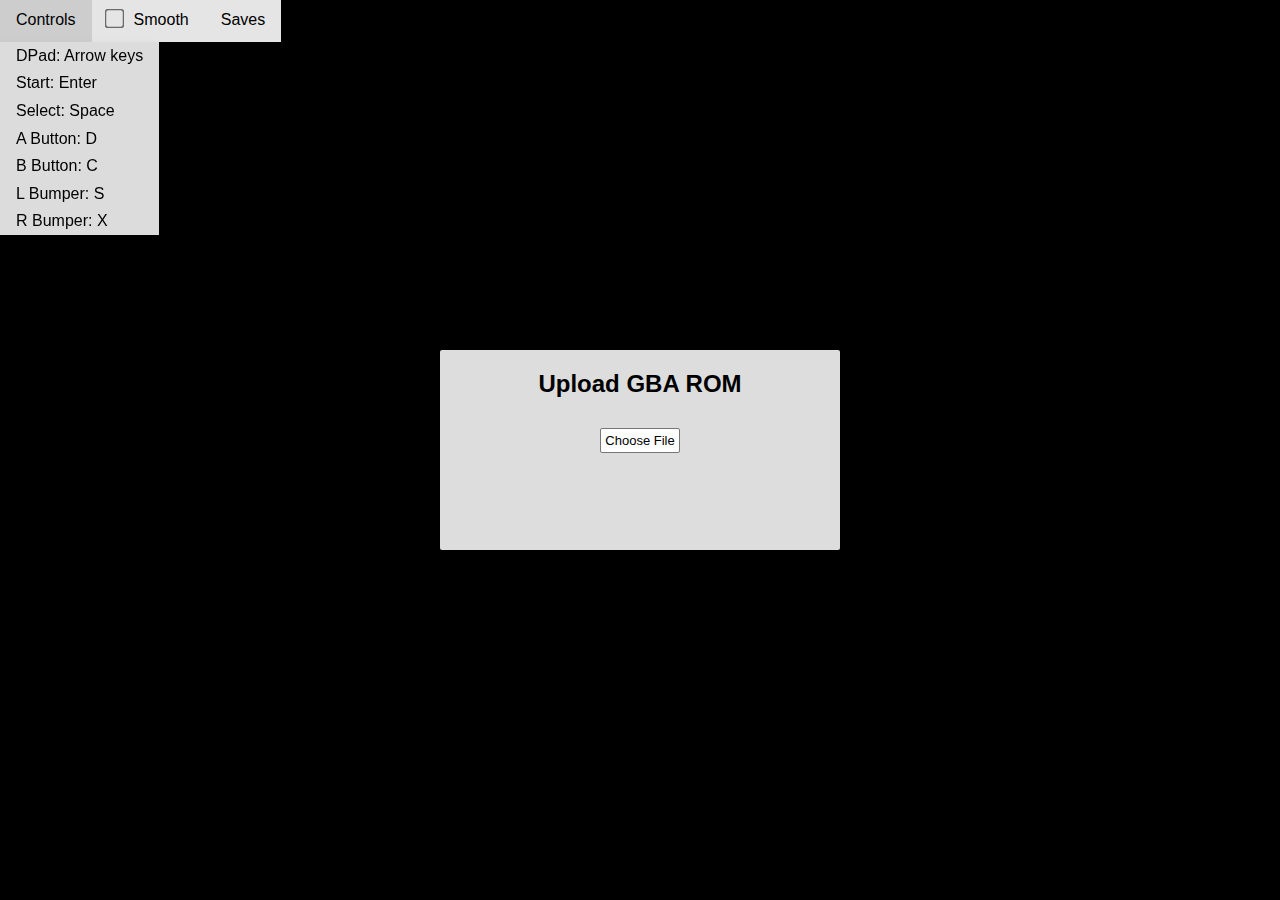
<file: gfiles/emulators/gba/index.html>
<!DOCTYPE html>
<html>
	<head>
		<title>GBA</title>
		<meta charset="UTF-8">
		<meta name="viewport" content="width=160">
		<meta name="viewport" content="initial-scale=1, maximum-scale=1">
		<!--Required Scripts-->
		<script src="IodineGBA/includes/TypedArrayShim.js"></script>
		<script src="IodineGBA/core/Cartridge.js"></script>
		<script src="IodineGBA/core/DMA.js"></script>
		<script src="IodineGBA/core/Emulator.js"></script>
		<script src="IodineGBA/core/Graphics.js"></script>
		<script src="IodineGBA/core/RunLoop.js"></script>
		<script src="IodineGBA/core/Memory.js"></script>
		<script src="IodineGBA/core/IRQ.js"></script>
		<script src="IodineGBA/core/JoyPad.js"></script>
		<script src="IodineGBA/core/Serial.js"></script>
		<script src="IodineGBA/core/Sound.js"></script>
		<script src="IodineGBA/core/Timer.js"></script>
		<script src="IodineGBA/core/Wait.js"></script>
		<script src="IodineGBA/core/CPU.js"></script>
		<script src="IodineGBA/core/Saves.js"></script>
		<script src="IodineGBA/core/sound/FIFO.js"></script>
		<script src="IodineGBA/core/sound/Channel1.js"></script>
		<script src="IodineGBA/core/sound/Channel2.js"></script>
		<script src="IodineGBA/core/sound/Channel3.js"></script>
		<script src="IodineGBA/core/sound/Channel4.js"></script>
		<script src="IodineGBA/core/CPU/ARM.js"></script>
		<script src="IodineGBA/core/CPU/THUMB.js"></script>
		<script src="IodineGBA/core/CPU/CPSR.js"></script>
		<script src="IodineGBA/core/graphics/Renderer.js"></script>
		<script src="IodineGBA/core/graphics/RendererShim.js"></script>
		<script src="IodineGBA/core/graphics/RendererProxy.js"></script>
		<script src="IodineGBA/core/graphics/BGTEXT.js"></script>
		<script src="IodineGBA/core/graphics/BG2FrameBuffer.js"></script>
		<script src="IodineGBA/core/graphics/BGMatrix.js"></script>
		<script src="IodineGBA/core/graphics/AffineBG.js"></script>
		<script src="IodineGBA/core/graphics/ColorEffects.js"></script>
		<script src="IodineGBA/core/graphics/Mosaic.js"></script>
		<script src="IodineGBA/core/graphics/OBJ.js"></script>
		<script src="IodineGBA/core/graphics/OBJWindow.js"></script>
		<script src="IodineGBA/core/graphics/Window.js"></script>
		<script src="IodineGBA/core/graphics/Compositor.js"></script>
		<script src="IodineGBA/core/memory/DMA0.js"></script>
		<script src="IodineGBA/core/memory/DMA1.js"></script>
		<script src="IodineGBA/core/memory/DMA2.js"></script>
		<script src="IodineGBA/core/memory/DMA3.js"></script>
		<script src="IodineGBA/core/cartridge/SaveDeterminer.js"></script>
		<script src="IodineGBA/core/cartridge/SRAM.js"></script>
		<script src="IodineGBA/core/cartridge/FLASH.js"></script>
		<script src="IodineGBA/core/cartridge/EEPROM.js"></script>
		<script src="IodineGBA/core/cartridge/GPIO.js"></script>
		<!--Add your webpage scripts below-->
		<script src="user_scripts/AudioGlueCode.js"></script>
		<script src="user_scripts/base64.js"></script>
		<script src="user_scripts/CoreGlueCode.js"></script>
		<script src="user_scripts/GfxGlueCode.js"></script>
		<script src="user_scripts/GUIGlueCode.js"></script>
		<script src="user_scripts/JoyPadGlueCode.js"></script>
		<script src="user_scripts/ROMLoadGlueCode.js"></script>
		<script src="user_scripts/SavesGlueCode.js"></script>
		<script src="user_scripts/WorkerGfxGlueCode.js"></script>
		<script src="user_scripts/WorkerGlueCode.js"></script>
		<script src="user_scripts/XAudioJS/swfobject.js"></script>
		<script src="user_scripts/XAudioJS/resampler.js"></script>
		<script src="user_scripts/XAudioJS/XAudioServer.js"></script>
		<link rel="stylesheet" href="user_css/main.css">
	</head>
	<body>
		<div id="container">
			<!-- Minified Useless -->
			<div id="menu" class="paused"> <ul id="menu_top"> <li> File <ul> <li><span>BIOS: </span> <input type="file" id="bios_load" class="files"></li><li><span>Game: </span> <input type="file" id="rom_load" class="files"></li></ul> </li><li id="play" class="show">Play</li><li id="pause" class="hide">Pause</li><li id="restart">Restart</li><li> Settings <ul> <li> <input type="checkbox" id="skip_boot" checked="checked"> Skip Boot Intro </li><li> <input type="checkbox" id="toggleSmoothScaling"> Smooth Scaling </li><li> <input type="checkbox" id="toggleDynamicSpeed"> Dynamic Speed </li><li> <input type="checkbox" id="offthread-cpu" checked="checked"> CPU off-thread </li><li> <input type="checkbox" id="offthread-gpu" checked="checked"> GPU off-thread </li><li> <input type="checkbox" id="sound"> Sound </li><li> GBA Bindings <ul> <li id="key_a"> <span>A</span> </li><li id="key_b"> <span>B</span> </li><li id="key_l"> <span>L</span> </li><li id="key_r"> <span>R</span> </li><li id="key_start"> <span>Start</span> </li><li id="key_select"> <span>Select</span> </li><li id="key_up"> <span>↑</span> </li><li id="key_down"> <span>↓</span> </li><li id="key_left"> <span>←</span> </li><li id="key_right"> <span>→</span> </li></ul> </li><li> Emulator Bindings <ul> <li id="key_volumeup"> <span>Volume Up</span> </li><li id="key_volumedown"> <span>Volume Down</span> </li><li id="key_speedup"> <span>Speed Up</span> </li><li id="key_slowdown"> <span>Slow Down</span> </li><li id="key_speedreset"> <span>Speed Reset</span> </li><li id="key_fullscreen"> <span>Fullscreen</span> </li><li id="key_playpause"> <span>Play/Pause</span> </li><li id="key_restart"> <span>Restart</span> </li></ul> </li></ul> </li><li> Volume <ul> <li> <input type="range" id="volume"> </li></ul> </li><li id="fullscreen">Fullscreen</li><li> <span id="speed">Speed</span> <ul> <li> <input type="range" id="speedset"> </li></ul> </li></ul> </div>
			<!-- End useless -->
			<ul class="menu">
				<li>Controls<ul>
						<li>DPad: Arrow keys</li>
						<li>Start: Enter</li>
						<li>Select: Space</li>
						<li>A Button: D</li>
						<li>B Button: C</li>
						<li>L Bumper: S</li>
						<li>R Bumper: X</li>
					</ul>
				</li>
				<li>
					<input type="checkbox" id="smooth" onclick="setSmooth()">Smooth
				</li>
				<li id="saves_menu">Saves<ul id="saves_menu_container">
						<li>Import: <input type="file" id="import" class="files" accept=".export">
						<label for="import">Upload Save</label>
						</li>
						<li>
							<a href="./" id="export" target="_new">Export All Saves</a>
						</li>
					</ul>
				</li>
			</ul>
			<div id="ffd" style="display: none;">
				<h2>Upload GBA ROM</h2>
				<input type="file" id="upload" accept=".gba" onchange="gba_upload(this)" />
				<label for="upload">Choose File</label>
			</div>
			<div id="main">
				<canvas class="canvas" id="emulator_target" width="240" height="160" oncontextmenu="event.preventDefault()"></canvas>
			</div>
			<div class="touch-controls">
				<div class="touch-dpad">
					<button id="touch-up">↑</button><br>
					<button id="touch-left">←</button>
					<button id="touch-right">→</button><br>
					<button id="touch-down">↓</button>
				</div>
				<div class="touch-buttons">
					<button id="touch-select">SELECT</button> 
					<button id="touch-start">START</button>
				</div>
				<div class="touch-buttons">
					<button id="touch-a">A</button>
					<button id="touch-b">B</button><br>
					<button id="touch-l">L</button>
					<button id="touch-r">R</button>
				</div>
			</div>
			<span class="message" id="tempMessage"></span>
		</div>
	</body>
</html>
</file>
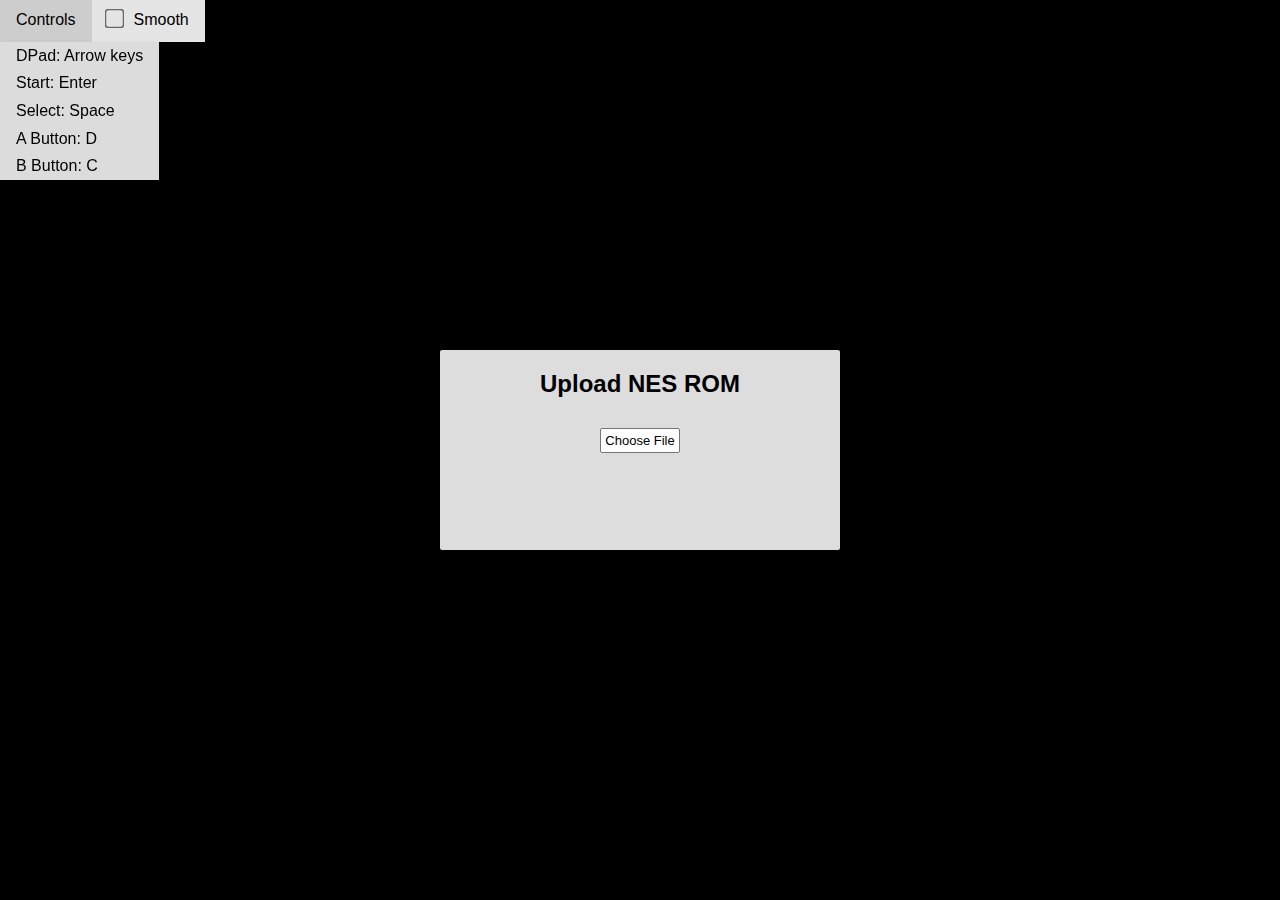
<file: gfiles/emulators/nes/index.html>
<!DOCTYPE html>
<html>
	<head>
		<meta http-equiv="Content-Type" content="text/html; charset=utf-8">
		<title>NES</title>
		<script type="text/javascript" src="jsnes.min.js"></script>
		<script type="text/javascript" src="nes-embed.js"></script>
		<style>
		.main {
		background: black;
		position: absolute;
		width: 100%;
		height: 100%;
		left: 0;
		right: 0;
		top: 0;
		bottom: 0;
		overflow: hidden;
		}

		canvas {
		display: block;
		margin: auto;
		height: 100%;
		}
		
		canvas.textureSmooth {
		image-rendering: auto;
		image-rendering: optimizeQuality;
		-ms-interpolation-mode: bicubic;
		}

		canvas.texturePixelated {
		image-rendering: -webkit-optimize-contrast;
		image-rendering: -o-crisp-edges;
		image-rendering: -moz-crisp-edges;
		image-rendering: crisp-edges;
		image-rendering: pixelated;
		-ms-interpolation-mode: nearest-neighbor;
		}
		
		
		
ul{
	list-style: none;
	padding: 0;
	margin: 0;
}

.menu {
	position: fixed;
	display: flex;
	flex-wrap: wrap;
	background: #fff;
	transition: .3s ease;
	cursor: pointer;
	font-family: sans-serif;
	z-index: 1;
	opacity: 0;
	height: 42px;
}

.menu:hover{opacity: 0.9;}

.menu ul{
	visibility: hidden;
	opacity: 0;
	position: absolute;
	top:100%;
	left:0;
	background-color: rgb(245, 245, 245);
	box-shadow: 0 5px 10px 0 rgba(0,0,0,.1);
	transition: .3s ease;
	z-index: 1;
}

.menu ul li {
	padding: .3em 1em !important;
}

.menu li{
	white-space: nowrap;
	position: relative;
	cursor:pointer;
	padding: .7em 1em;
}

.menu li:hover {
	background: rgba(0,0,0,.1);
}

.menu li:hover > ul{
	visibility: visible;
	opacity: 1;
}

li input {
	transform: scale(1.5);
	margin: 0px 13px 0px 0px;
}

#ffd {
	z-index: 5;
	height: 200px;
	width: 400px;
	position: absolute;
	background: #ddd;
	top: 50%;
	left: 50%;
	transform: translate(-50%, -50%);
	text-align: center;
	font-family: sans-serif;
	border-radius: 2px;
}

#upload {
	display: none;
}

#upload + label {
	border: 1px solid rgb(118, 118, 118);
	border-radius: 2px;
	padding: 4px;
	margin: 10px;
	font-size: 13px;
	background-color: white;
	display: inline-block;
	transition: ease .1s;
}

#upload + label:hover {
	background-color: #eee;
}
		</style>
	</head>
	<body onload="nes_load_url()">
		<div class="main">
			<ul class="menu">
				<li>Controls<ul>
						<li>DPad: Arrow keys</li>
						<li>Start: Enter</li>
						<li>Select: Space</li>
						<li>A Button: D</li>
						<li>B Button: C</li>
					</ul>
				</li>
				<li>
					<input type="checkbox" id="smooth" onclick="setSmooth()">Smooth
				</li>
			</ul>
			<div id="ffd" style="display: none;">
				<h2>Upload NES ROM</h2>
				<input type="file" id="upload" accept=".nes" onchange="nes_upload(this)" />
				<label for="upload">Choose File</label>
			</div>
			<canvas id="nes-canvas" class="texturePixelated" width="256" height="240" oncontextmenu="event.preventDefault()" />
		</div>
	</body>
</html>
</file>
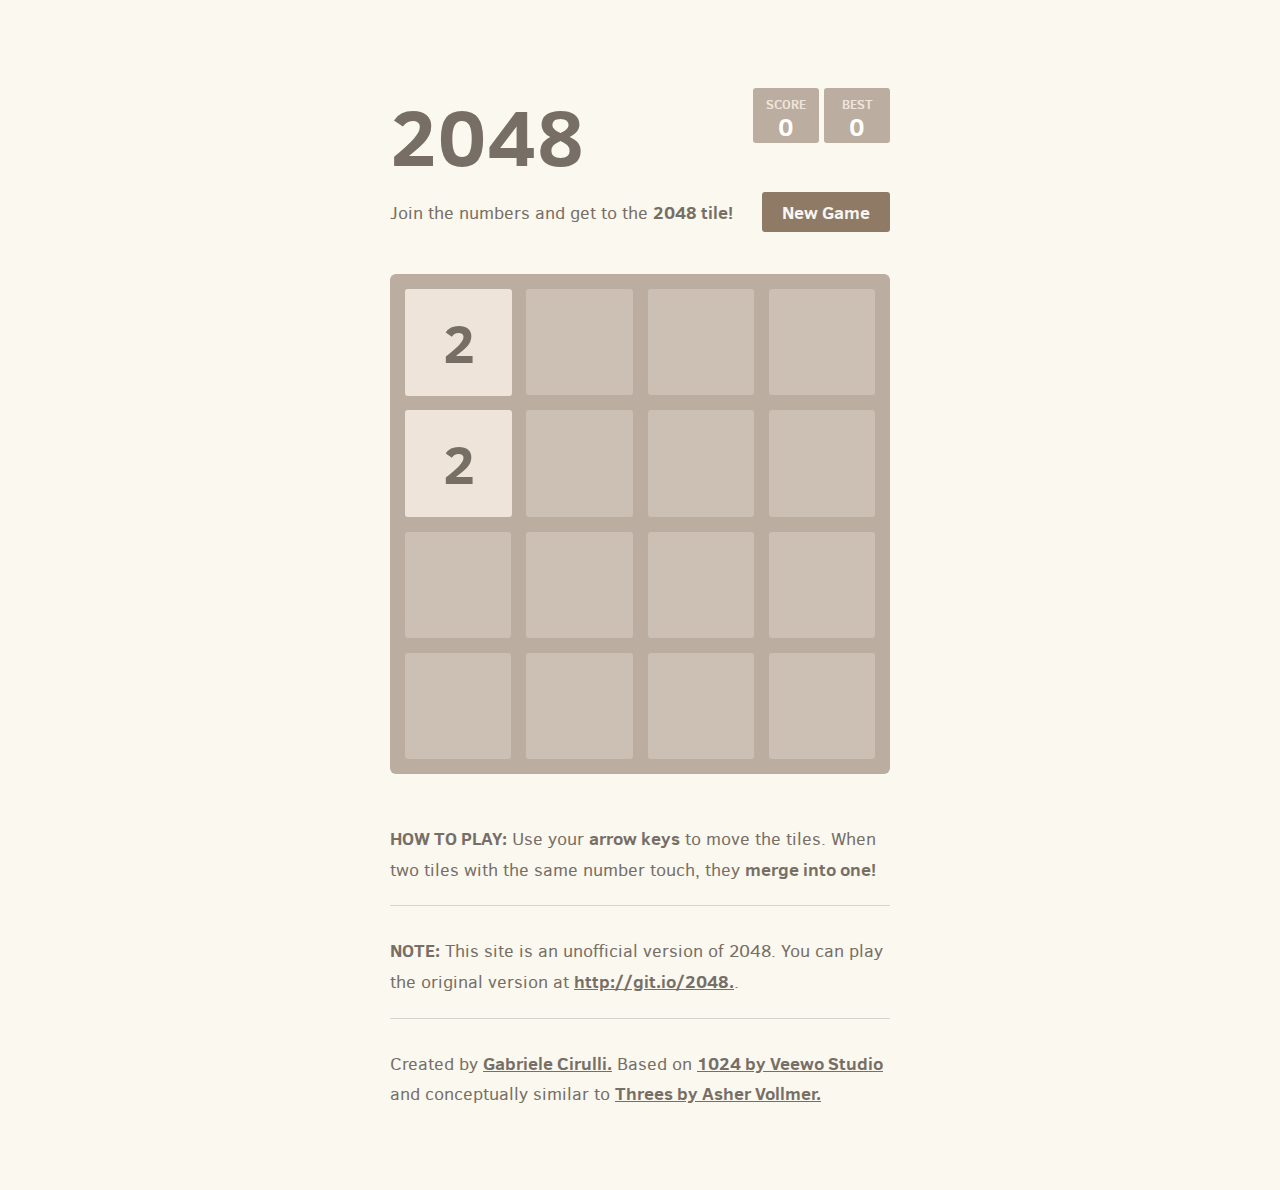
<file: gfiles/html5games/2048/index.html>
<!DOCTYPE html>
<html>
<head>
  <meta charset="utf-8">
  <title>2048</title>

  <link href="style/main.css" rel="stylesheet" type="text/css">
  <link rel="shortcut icon" href="favicon.ico">
  <link rel="apple-touch-icon" href="meta/apple-touch-icon.png">
  <link rel="apple-touch-startup-image" href="meta/apple-touch-startup-image-640x1096.png" media="(device-width: 320px) and (device-height: 568px) and (-webkit-device-pixel-ratio: 2)"> <!-- iPhone 5+ -->
  <link rel="apple-touch-startup-image" href="meta/apple-touch-startup-image-640x920.png"  media="(device-width: 320px) and (device-height: 480px) and (-webkit-device-pixel-ratio: 2)"> <!-- iPhone, retina -->
  <meta name="apple-mobile-web-app-capable" content="yes">
  <meta name="apple-mobile-web-app-status-bar-style" content="black">

  <meta name="HandheldFriendly" content="True">
  <meta name="MobileOptimized" content="320">
  <meta name="viewport" content="width=device-width, target-densitydpi=160dpi, initial-scale=1.0, maximum-scale=1, user-scalable=no, minimal-ui">
</head>
<body>
  <div class="container">
    <div class="heading">
      <h1 class="title">2048</h1>
      <div class="scores-container">
        <div class="score-container">0</div>
        <div class="best-container">0</div>
      </div>
    </div>

    <div class="above-game">
      <p class="game-intro">Join the numbers and get to the <strong>2048 tile!</strong></p>
      <a class="restart-button">New Game</a>
    </div>

    <div class="game-container">
      <div class="game-message">
        <p></p>
        <div class="lower">
	        <a class="keep-playing-button">Keep going</a>
          <a class="retry-button">Try again</a>
        </div>
      </div>

      <div class="grid-container">
        <div class="grid-row">
          <div class="grid-cell"></div>
          <div class="grid-cell"></div>
          <div class="grid-cell"></div>
          <div class="grid-cell"></div>
        </div>
        <div class="grid-row">
          <div class="grid-cell"></div>
          <div class="grid-cell"></div>
          <div class="grid-cell"></div>
          <div class="grid-cell"></div>
        </div>
        <div class="grid-row">
          <div class="grid-cell"></div>
          <div class="grid-cell"></div>
          <div class="grid-cell"></div>
          <div class="grid-cell"></div>
        </div>
        <div class="grid-row">
          <div class="grid-cell"></div>
          <div class="grid-cell"></div>
          <div class="grid-cell"></div>
          <div class="grid-cell"></div>
        </div>
      </div>

      <div class="tile-container">

      </div>
    </div>

    <p class="game-explanation">
      <strong class="important">How to play:</strong> Use your <strong>arrow keys</strong> to move the tiles. When two tiles with the same number touch, they <strong>merge into one!</strong>
    </p>
    <hr>
    <p>
    <strong class="important">Note:</strong> This site is an unofficial version of 2048. You can play the original version at <a href="http://git.io/2048">http://git.io/2048.</a>.
    </p>
    <hr>
    <p>
    Created by <a href="http://gabrielecirulli.com" target="_blank">Gabriele Cirulli.</a> Based on <a href="https://itunes.apple.com/us/app/1024!/id823499224" target="_blank">1024 by Veewo Studio</a> and conceptually similar to <a href="http://asherv.com/threes/" target="_blank">Threes by Asher Vollmer.</a>
    </p>
  </div>

  <script src="js/bind_polyfill.js"></script>
  <script src="js/classlist_polyfill.js"></script>
  <script src="js/animframe_polyfill.js"></script>
  <script src="js/keyboard_input_manager.js"></script>
  <script src="js/html_actuator.js"></script>
  <script src="js/grid.js"></script>
  <script src="js/tile.js"></script>
  <script src="js/local_storage_manager.js"></script>
  <script src="js/game_manager.js"></script>
  <script src="js/application.js"></script>
</body>
</html>
</file>
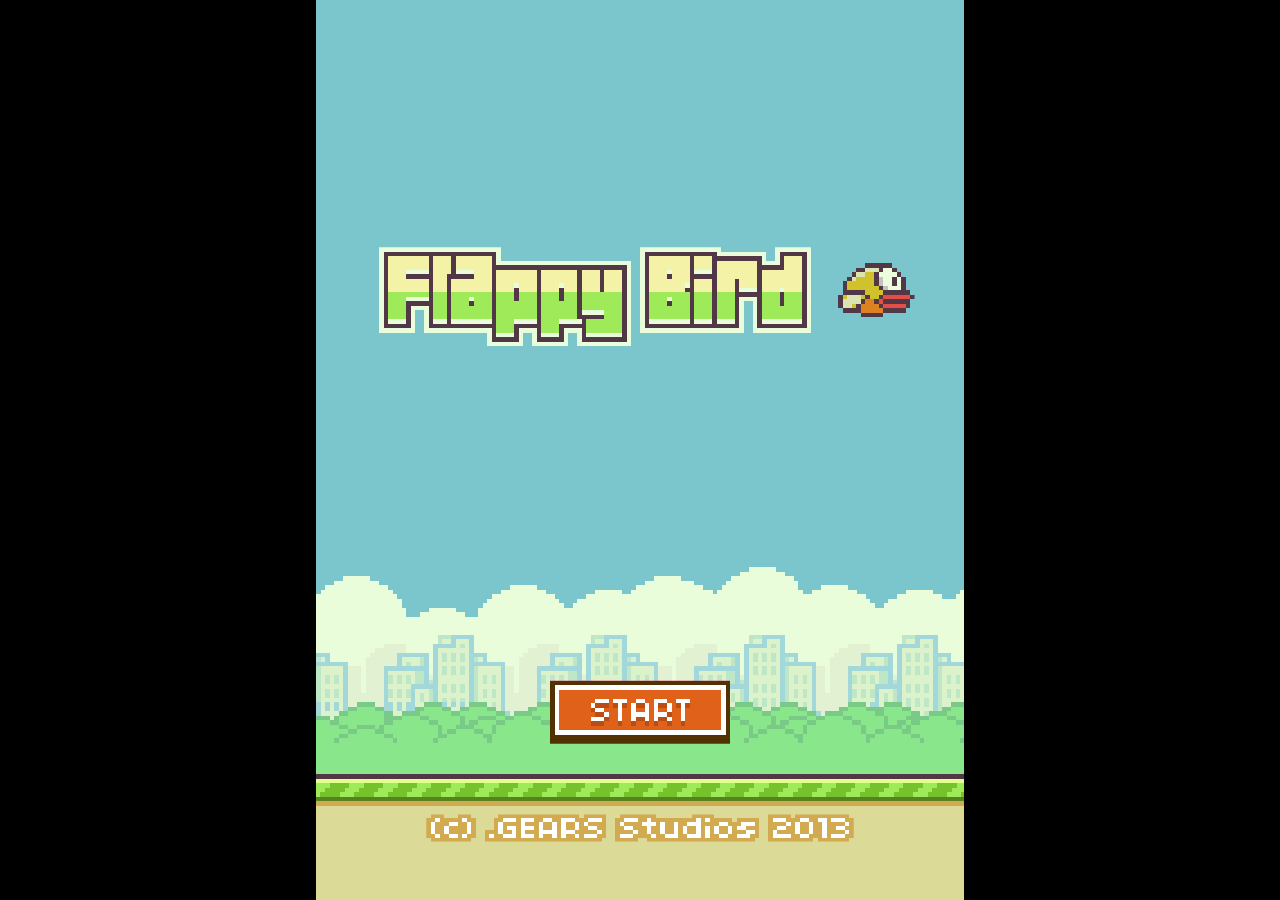
<file: gfiles/html5games/flappybird/index.html>
<!doctype html>
<html>
<head>
    <meta name='viewport' content='width=device-width, initial-scale=1, maximum-scale=1, minimum-scale=1, user-scalable=no' />
    <meta charset='utf-8'>
    <link rel="stylesheet" type="text/css" href="styles.css">
    <link rel="manifest" href="manifest.json">
    <style></style>
    <title>Flappy Bird</title>
    <script src="playcanvas-stable.min.js"></script>
    <script>
        ASSET_PREFIX = "";
        SCRIPT_PREFIX = "";
        SCENE_PATH = "404993.json";
        CONTEXT_OPTIONS = {
            'antialias': true,
            'alpha': false,
            'preserveDrawingBuffer': false,
            'preferWebGl2': true
        };
        SCRIPTS = [ 4554272, 4554207, 4554209, 4554213, 4554214, 4554217, 4554219, 4554270, 4554271, 4554273, 4554276, 4554277, 4554279, 4554281, 4831197 ];
        CONFIG_FILENAME = "config.json";
        INPUT_SETTINGS = {
            useKeyboard: true,
            useMouse: true,
            useGamepads: false,
            useTouch: true
        };
        pc.script.legacy = false;
    </script>
</head>
<body>
    <script src="__start__.js"></script>
    <script src="__loading__.js"></script>
</body>
</html>
</file>
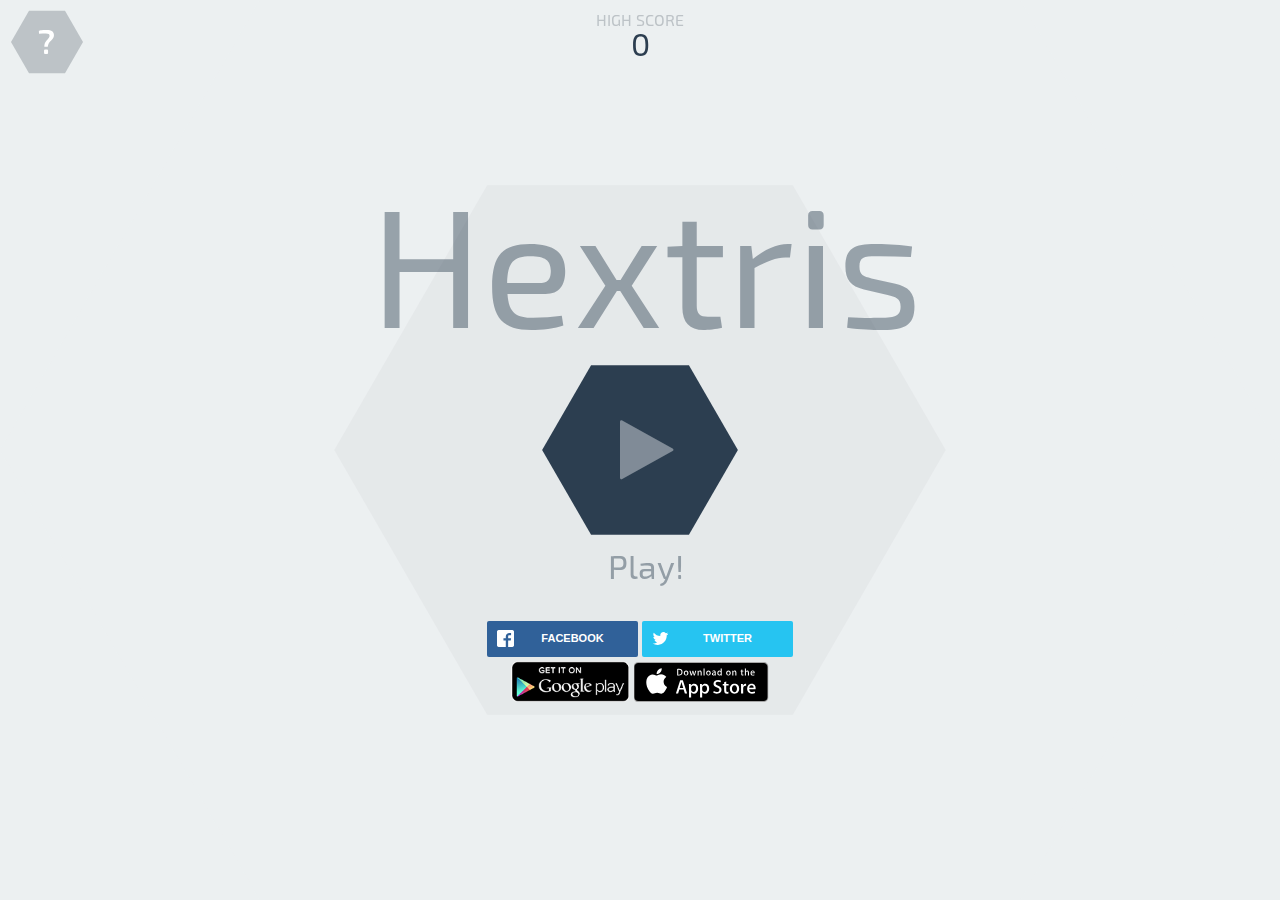
<file: gfiles/html5games/hextris/index.html>
<!DOCTYPE html>
<html lang='en'>
	<head>
		<title>Hextris</title>
		<meta name="apple-itunes-app" content="app-id=903769553"/>
		<meta name="viewport" content="width=device-width, initial-scale=1, maximum-scale=1, user-scalable=0, minimal-ui"/>
		<meta property="og:url" content="http://hextris.github.io/hextris/"/>
		<meta property="og:site_name" content="Hextris"/>
		<meta property="og:title" content="Hextris"/>
		<meta property="og:description" content="An addictive puzzle game inspired by Tetris."/>
		<meta property="og:type" content="website"/>
		<meta property="og:author" content="https://www.facebook.com/hextris"/>
		<meta property="og:image" content="http://hextris.github.io/hextris/images/facebook-opengraph.png"/>
		<meta property="og:image:width" content="1200"/>
		<meta property="og:image:height" content="630"/>
		<meta property="twitter:card" content="summary"/>
		<meta property="twitter:site" content="@hextris"/>
		<meta property="twitter:site:id" content="2742209678"/>
		<meta property="twitter:creator" content="@hextris"/>
		<meta property="twitter:creator:id" content="2742209678"/>
		<meta property="twitter:domain" content="http://hextris.github.io"/>
		<meta property="twitter:title" content="Hextris"/>
		<meta property="twitter:description" content="An addictive puzzle game inspired by Tetris."/>
		<meta property="twitter:image:src" content="http://hextris.github.io/hextris/images/twitter-opengraph.png"/>
		<meta property="twitter:image:width" content="512"/>
		<meta property="twitter:image:height" content="512"/>
		<meta property="twitter:app:id:iphone" content="id903769553">
		<meta property="twitter:app:id:ipad" content="id903769553">
		<meta property="twitter:app:id:googleplay" content="com.hextris.hextris">
		<meta property="twitter:app:country" content="us">
		<meta property="twitter:app:url:iphone" content="itunes.apple.com/us/app/id903769553?mt=8">
		<meta property="twitter:app:url:ipad" content="itunes.apple.com/us/app/id903769553?mt=8">
		<meta property="twitter:app:url:googleplay" content="https://play.google.com/store/apps/details?id=com.hextris.hextris">
		<link rel="icon" type="image/png" href="favicon.ico">
		<link href='http://fonts.googleapis.com/css?family=Exo+2' rel='stylesheet' type='text/css'>
		<link rel="stylesheet" href="style/fa/css/font-awesome.min.css">
		<link rel="stylesheet" type="text/css" href="style/style.css">
		<script type='text/javascript' src="vendor/hammer.min.js"></script>
		<script type='text/javascript' src="vendor/js.cookie.js"></script>
		<script type='text/javascript' src="vendor/jsonfn.min.js"></script>
		<script type='text/javascript' src="vendor/keypress.min.js"></script>
		<script type='text/javascript' src="vendor/jquery.js"></script>
		<script type='text/javascript' src="js/save-state.js"></script>
		<script type='text/javascript' src="js/view.js"></script>
		<script type='text/javascript' src="js/wavegen.js"></script>
		<script type='text/javascript' src="js/math.js"></script>
		<script type='text/javascript' src="js/Block.js"></script>
		<script type='text/javascript' src="js/Hex.js"></script>
		<script type='text/javascript' src="js/Text.js"></script>
		<script type='text/javascript' src="js/comboTimer.js"></script>
		<script type='text/javascript' src="js/checking.js"></script>
		<script type='text/javascript' src='js/update.js'></script>
		<script type='text/javascript' src='js/render.js'></script>
		<script type='text/javascript' src="js/input.js"></script>
		<script type='text/javascript' src="js/main.js"></script>
		<script type='text/javascript' src="js/initialization.js"></script>
		<script type='text/javascript' async src="https://hextris.io/scripts/a.js"></script>
		<script src="vendor/sweet-alert.min.js"></script>
		<link rel="stylesheet" href="style/rrssb.css"/>
	</head>
	<body>
		<canvas id="canvas"></canvas>
		<div id="overlay" class="faded overlay"></div>
		<div id='startBtn' ></div>
		<div id="helpScreen" class='unselectable'>
			<div id='inst_main_body'></div>
		</div>
		<img id="openSideBar" class='helpText' src="./images/btn_help.svg"/>
		<div class="faded overlay"></div>
		<img id="pauseBtn" src="./images/btn_pause.svg"/>
		<img id='restartBtn' src="./images/btn_restart.svg"/>
		<div id='HIGHSCORE'>HIGH SCORE</div>
		<script> (function(i,s,o,g,r,a,m){i['GoogleAnalyticsObject']=r;i[r]=i[r]||function(){ (i[r].q=i[r].q||[]).push(arguments)},i[r].l=1*new Date();a=s.createElement(o), m=s.getElementsByTagName(o)[0];a.async=1;a.src=g;m.parentNode.insertBefore(a,m) })(window,document,'script','//www.google-analytics.com/analytics.js','ga'); ga('create', 'UA-51272720-2', 'auto'); ga('send', 'pageview');
		</script>
		<div id='highScoreInGameText'>
			<div id='highScoreInGameTextHeader'>HIGH SCORE</div><div id='currentHighScore'>10292</div>
		</div>
		<div id="gameoverscreen">
			<div id='container'>
				<div id='gameOverBox' class='GOTitle'>GAME OVER</div>
				<div id='cScore'>1843</div>
				<div id='highScoresTitle' class='GOTitle'>HIGH SCORES</div>
				<div class='score'><span class='scoreNum'>1.</span> <div id="1place" style="display:inline;">0</div></div>
				<div class='score'><span class='scoreNum'>2.</span> <div id="2place" style="display:inline;">0</div></div>
				<div class='score'><span class='scoreNum'>3.</span> <div id="3place" style="display:inline;">0</div></div>
			</div>
			<div id='bottomContainer'>
				<img id='restart' src='./images/btn_restart.svg' height='57px'>
				<div id='socialShare'>
					<?xml version="1.0" encoding="UTF-8" standalone="no"?>
					<svg width="224.6377px" height="57px"  viewBox="0 0 255 65" version="1.1" xmlns="http://www.w3.org/2000/svg" xmlns:xlink="http://www.w3.org/1999/xlink">
						<title>Share button</title>
						<defs>
						</defs>
						<g id="Page-1" stroke="none" stroke-width="1" fill="none" fill-rule="evenodd" sketch:type="MSPage">
							<g id="Game-over-" sketch:type="MSArtboardGroup" transform="translate(-95.000000, -565.000000)">
								<g id="Share-button" sketch:type="MSLayerGroup" transform="translate(95.000000, 565.000000)">
								<a style="cursor:pointer;"class="popup" onclick="window.open('https://twitter.com/intent/tweet?text=Can you beat my score of '+ score +' points at&button_hashtag=hextris ? http://hextris.github.io/hextris @hextris','name','width=600,height=400')" ><polygon  id="Score-hex-2" fill="#3498DB" sketch:type="MSShapeGroup" transform="translate(127.661316, 32.500000) rotate(-90.000000) translate(-127.661316, -32.500000) " points="127.661316 -94.814636 160.137269 -76.064636 160.137269 141.064636 127.661317 159.814636 95.185364 141.064636 95.1853635 -76.064636 "></polygon></a>
									<text style="cursor:pointer;"class="popup" onclick="window.open('https://twitter.com/intent/tweet?text=Can you beat my score of '+ score +' points at&button_hashtag=hextris ? http://hextris.github.io/hextris @hextris','name','width=600,height=400')" id="SHARE-MY-SCORE!" sketch:type="MSTextLayer" font-family="Exo" font-size="16" font-weight="420" fill="#FFFFFF">
										<tspan x="67" y="39">SHARE MY SCORE!</tspan>
									</text>
								</g>
							</g>
						</g>
					</svg>
				</div>
				<div id='buttonCont'>
					<ul class="rrssb-buttons">
						<li class="rrssb-facebook">
							<a href='http://www.facebook.com/sharer.php?s=100
								&p[url]=hextris.io' class="popup">
								<span class="rrssb-icon">
									<svg xmlns="http://www.w3.org/2000/svg" preserveAspectRatio="xMidYMid" width="29" height="29" viewBox="0 0 29 29">
										<path d="M26.4 0H2.6C1.714 0 0 1.715 0 2.6v23.8c0 .884 1.715 2.6 2.6 2.6h12.393V17.988h-3.996v-3.98h3.997v-3.062c0-3.746 2.835-5.97 6.177-5.97 1.6 0 2.444.173 2.845.226v3.792H21.18c-1.817 0-2.156.9-2.156 2.168v2.847h5.045l-.66 3.978h-4.386V29H26.4c.884 0 2.6-1.716 2.6-2.6V2.6c0-.885-1.716-2.6-2.6-2.6z"
										class="cls-2" fill-rule="evenodd"/>
									</svg>
								</span>
								<span class="rrssb-text">facebook</span>
							</a>
						</li>
						<li class="rrssb-twitter">
							<a href="http://twitter.com/home?status=Play Hextris! - http://hextris.github.io/ #hextris"
							class="popup">
								<span class="rrssb-icon">
									<svg xmlns="http://www.w3.org/2000/svg" width="28" height="28" viewBox="0 0 28 28">
										<path d="M24.253 8.756C24.69 17.08 18.297 24.182 9.97 24.62c-3.122.162-6.22-.646-8.86-2.32 2.702.18 5.375-.648 7.507-2.32-2.072-.248-3.818-1.662-4.49-3.64.802.13 1.62.077 2.4-.154-2.482-.466-4.312-2.586-4.412-5.11.688.276 1.426.408 2.168.387-2.135-1.65-2.73-4.62-1.394-6.965C5.574 7.816 9.54 9.84 13.802 10.07c-.842-2.738.694-5.64 3.434-6.48 2.018-.624 4.212.043 5.546 1.682 1.186-.213 2.318-.662 3.33-1.317-.386 1.256-1.248 2.312-2.4 2.942 1.048-.106 2.07-.394 3.02-.85-.458 1.182-1.343 2.15-2.48 2.71z"
										/>
									</svg>
								</span>
								<span class="rrssb-text">twitter</span>
							</a>
						</li>
				</ul>
					<div id='badges'>
						<a href="https://play.google.com/store/apps/details?id=com.hextris.hextris" ><img id='androidBadge' src='images/android.png'/></a>
						<a href ="https://itunes.apple.com/us/app/hextris/id903769553?mt=8"><img id='iOSBadge'  src='images/appstore.svg'/></a>
					</div>
				</div>
			</div>
		</div>
			<script type="text/javascript">
				(function addRussianSocialShare(){
					var lang=navigator.language || navigator.userLanguage;
					if (lang.substr(0, 2) == 'ru') {
						$('.rrssb-facebook').remove();
						var n=$.parseHTML('<li class="rrssb-vk"><a href="http://vk.com/share.php?url=http://kurtnoble.com/labs/rrssb/index.html" class="popup"><span class="rrssb-icon"><svg xmlns="http://www.w3.org/2000/svg" width="28" height="28" viewBox="70 70 378.7 378.7"><path d="M254.998 363.106h21.217s6.408-.706 9.684-4.23c3.01-3.24 2.914-9.32 2.914-9.32s-.415-28.47 12.796-32.663c13.03-4.133 29.755 27.515 47.482 39.685 13.407 9.206 23.594 7.19 23.594 7.19l47.407-.662s24.797-1.53 13.038-21.027c-.96-1.594-6.85-14.424-35.247-40.784-29.728-27.59-25.743-23.126 10.063-70.85 21.807-29.063 30.523-46.806 27.8-54.405-2.596-7.24-18.636-5.326-18.636-5.326l-53.375.33s-3.96-.54-6.892 1.216c-2.87 1.716-4.71 5.726-4.71 5.726s-8.452 22.49-19.714 41.618c-23.77 40.357-33.274 42.494-37.16 39.984-9.037-5.842-6.78-23.462-6.78-35.983 0-39.112 5.934-55.42-11.55-59.64-5.802-1.4-10.076-2.327-24.915-2.48-19.046-.192-35.162.06-44.29 4.53-6.072 2.975-10.757 9.6-7.902 9.98 3.528.47 11.516 2.158 15.75 7.92 5.472 7.444 5.28 24.154 5.28 24.154s3.145 46.04-7.34 51.758c-7.193 3.922-17.063-4.085-38.253-40.7-10.855-18.755-19.054-39.49-19.054-39.49s-1.578-3.873-4.398-5.947c-3.42-2.51-8.2-3.307-8.2-3.307l-50.722.33s-7.612.213-10.41 3.525c-2.488 2.947-.198 9.036-.198 9.036s39.707 92.902 84.672 139.72c41.234 42.93 88.048 40.112 88.048 40.112"/></svg></span><span class="rrssb-text">vk.com</span></a></li>');
						$('.rrssb-buttons').prepend(n);
					}})()
			</script>
		<script type="text/javascript" src='vendor/rrssb.min.js'></script>
	</body>
</html>
</file>
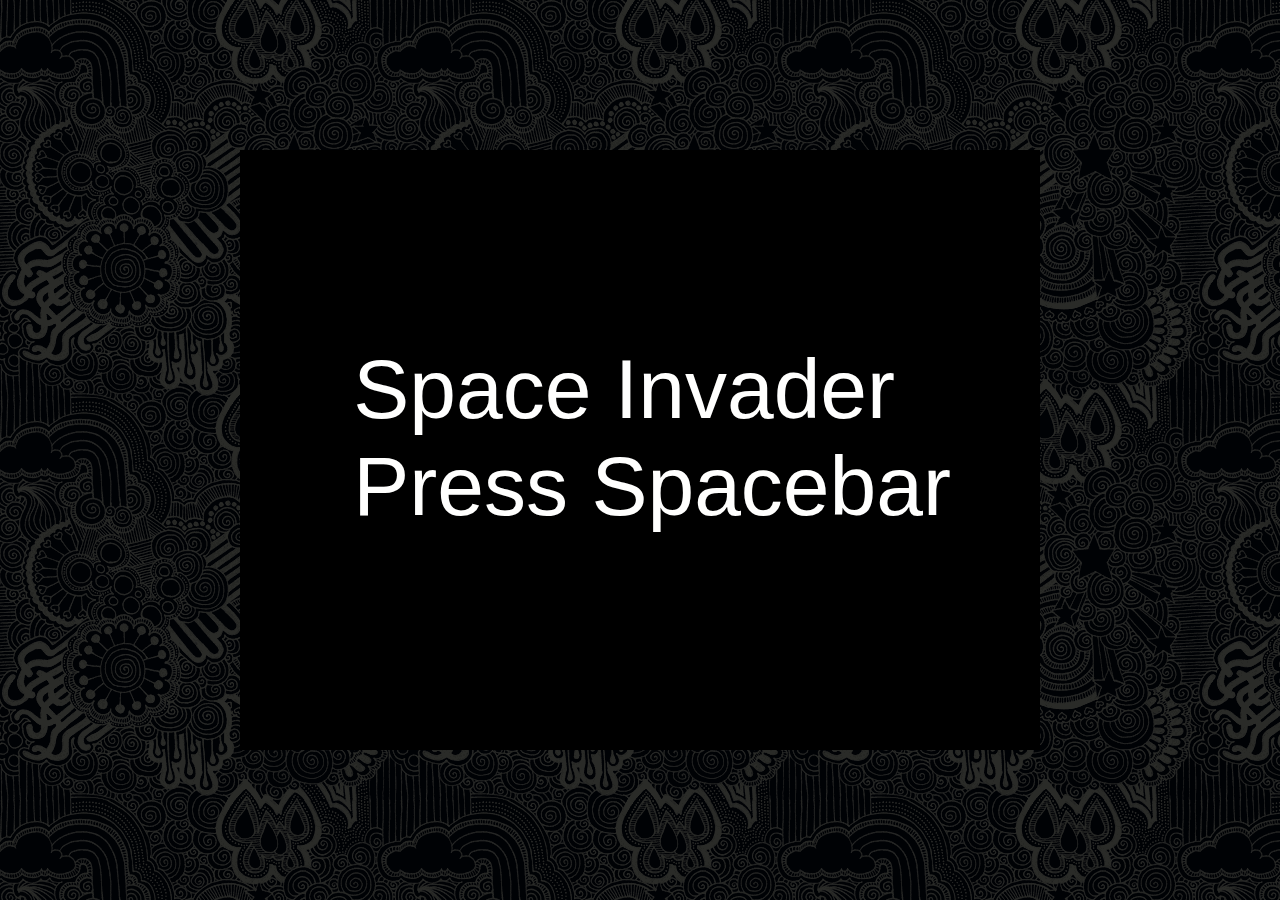
<file: gfiles/html5games/spaceinvaders/index.html>
<!DOCTYPE html>
<html>
<head lang="en">
    <meta charset="UTF-8">
    <title>Space Invaders</title>
    <link rel="stylesheet" href="assets/css/style.css">
    <script data-main="assets/javascript/main" src="assets/javascript/lib/require.js"></script>
</head>
<body>
    <div id="game">
    </div>
</body>
</html>
</file>
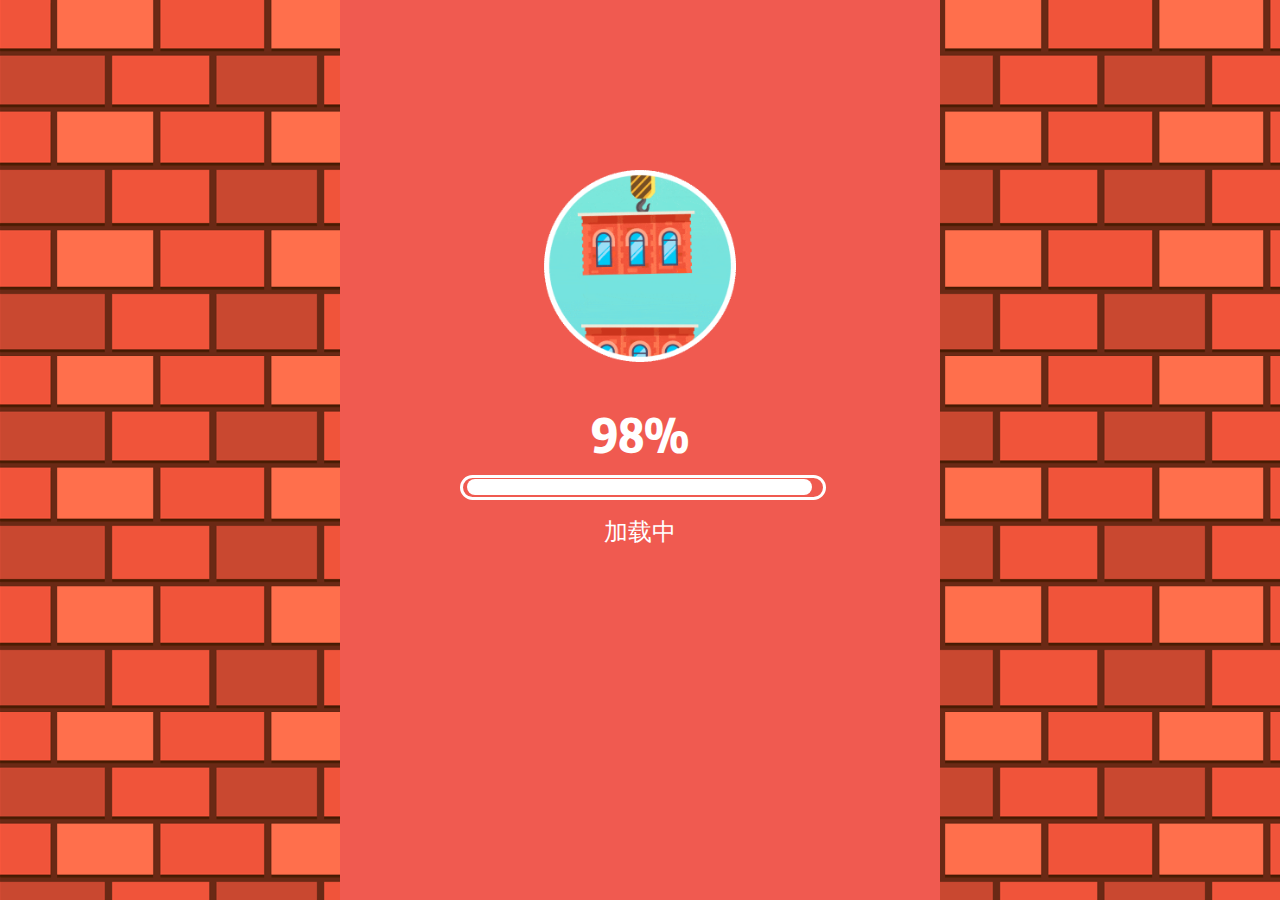
<file: gfiles/html5games/towermaster/index.html>
<!DOCTYPE html>
<html>
<head>
    <meta charset="UTF-8">
    <meta name="viewport"
          content="width=device-width, initial-scale=1.0,maximum-scale=1.0, user-scalable=no,minimal-ui">
    <title>Tower</title>
    <style>
        * {
            margin: 0;
            padding: 0
        }

        img {
            width: 100%
        }

        html {
            background: #FFF;
            height: 100%
        }

        body {
            font-family: "Helvetica Neue", Arial, Helvetica, sans-serif;
            margin: 0 auto;
            text-align: center;
            width: 100%;
            height: 100%;
            background: #F95240 url(./assets/main-bg.png)
        }

        @media screen and (min-height: 560px) {
            html {
                font-size: 100px
            }
        }

        @media screen and (min-height: 640px) {
            html {
                font-size: 112.5px
            }
        }

        @media screen and (min-height: 720px) {
            html {
                font-size: 125px
            }
        }

        @media screen and (min-height: 800px) {
            html {
                font-size: 137.5px
            }
        }

        @media screen and (min-height: 880px) {
            html {
                font-size: 150px
            }
        }

        @media screen and (min-height: 960px) {
            html {
                font-size: 162.5px
            }
        }

        @media screen and (min-height: 1040px) {
            html {
                font-size: 180px
            }
        }

        @media screen and (min-height: 1200px) {
            html {
                font-size: 200px
            }
        }

        html {
            font-size: 17.6vh
        }

        #canvas {
            position: fixed;
            left: 0;
            top: 0;
            right: 0;
            bottom: 0;
            margin: auto;
        }

        a {
            text-decoration: none
        }

        li, ul, ol {
            list-style-type: none;
            padding: 0;
            margin: 0
        }

        .hide {
            display: none
        }

        .clear {
            clear: both
        }

        .loading {
            background-color: #F05A50;
            height: 100%;
            width: 100%;
        }

        .loading .main {
            width: 60%;
            margin: 0 auto;
            color: #FFF
        }

        .loading .main img {
            width: 60%;
            margin: 1rem auto 0
        }

        .loading .main .title {
            font-size: .3rem
        }

        .loading .main .text {
            font-size: .15rem
        }

        .loading .main .bar {
            height: .12rem;
            width: 100%;
            border: 3px solid #FFF;
            border-radius: .6rem;
            margin: .1rem 0;
        }

        .loading .main .bar .sub {
            height: .1rem;
            width: 98%;
            margin: .008rem auto 0;
        }

        .loading .main .bar .percent {
            height: 100%;
            width: 0;
            background-color: #FFF;
            border-radius: .6rem;
        }

        .loading .logo {
            position: absolute;
            bottom: .3rem;
            left: 0;
            right: 0
        }

        .loading .logo img {
            width: 1rem
        }

        .content {
            height: 100vh;
            margin: 0 auto;
            position: relative;
        }

        .landing .title {
            width: 60%;
        }

        .landing .logo {
            width: 30%;
            position: absolute;
            right: .2rem;
            top: .2rem;
        }

        .landing .action-2 {
            position: absolute;
            bottom: .2rem;
            width: 100%;
        }

        .landing .start {
            width: 65%;
        }

        .slideTop {
            -webkit-animation: st 1s ease-in-out;
            animation: st 1s ease-in-out;
        }

        @-webkit-keyframes st {
            0% {
                transform: translateZ(0)
            }
            100% {
                transform: translate3d(0, -100%, 0)
            }
        }

        @keyframes st {
            0% {
                transform: translateZ(0)
            }
            100% {
                transform: translate3d(0, -100%, 0)
            }
        }

        .slideBottom {
            -webkit-animation: sb 1s ease-in-out;
            animation: sb 1s ease-in-out;
        }

        @-webkit-keyframes sb {
            0% {
                transform: translateZ(0)
            }
            100% {
                transform: translate3d(0, 200%, 0)
            }
        }

        @keyframes sb {
            0% {
                transform: translateZ(0)
            }
            100% {
                transform: translate3d(0, 200%, 0)
            }
        }

        .swing {
            -webkit-animation: sw 2s ease-in-out alternate infinite;
            animation: sw 2s ease-in-out alternate infinite;
        }

        @-webkit-keyframes sw {
            0% {
                transform: rotate(5deg);
                transform-origin: top center;
            }
            100% {
                transform: rotate(-5deg);
                transform-origin: top center;
            }
        }

        @keyframes sw {
            0% {
                transform: rotate(5deg);
                transform-origin: top center;
            }
            100% {
                transform: rotate(-5deg);
                transform-origin: top center;
            }
        }

        .modal .mask {
            background-color: #000;
            opacity: .6;
            position: fixed;
            height: 100%;
            width: 100%;
            top: 0;
            left: 0;
        }

        .modal .modal-content {
            position: fixed;
            height: 100%;
            width: 90%;
            margin-top: .3rem;
            top: 0;
        }

        .modal .main {
            width: 85%;
            margin: 0 auto;
        }

        .modal .container {
            position: relative
        }

        .modal .bg {
            width: 100%;
            position: absolute;
            top: 0;
            left: 0
        }

        .modal .modal-main {
            width: 100%;
            position: absolute;
            top: 0;
            left: 0;
            margin-top: -0.4rem;
        }

        .modal .over-img {
            width: 45%;
            margin: .8rem auto 0
        }

        .modal .over-score {
            margin-top: -0.2rem;
            font-size: .5rem;
            color: #FF735C;
            text-shadow: -2px -2px 0 #FFF, 2px -2px 0 #FFF, -2px 2px 0 #FFF, 2px 2px 0 #FFF;
        }

        .modal .tip {
            font-size: .16rem;
            color: #9B724E;
        }

        .modal .over-button-b {
            width: 70%;
            margin: 0.1rem auto 0
        }

        .wxShare {
            background: #000;
            position: absolute;
            top: 0;
            left: 0;
            width: 100%;
            height: 100%;
            z-index: 11;
            opacity: .9
        }

        .wxShare img {
            width: 50%;
            float: right;
            margin: 10px 10px 0 0
        }

        @font-face {
            font-family: 'wenxue';
            src: url('./assets/wenxue.eot');
            src: url('./assets/wenxue.eot'),
            url('./assets/wenxue.woff'),
            url('./assets/wenxue.ttf'),
            url('./assets/wenxue.svg');
        }

        .font-wenxue {
            font-family: 'wenxue';
        }
    </style>
</head>
<body>
<canvas id="canvas" class="hide"></canvas>
<div class="content">
    <div class="loading">
        <div class="main"><img
                src="./assets/main-loading.gif">
            <div class="progress">
                <div class="title font-wenxue">0%</div>
                <div class="bar">
                    <div class="sub">
                        <div class="percent"></div>
                    </div>
                </div>
                <div class="text">加载中</div>
            </div>
        </div>

    </div>
    <div class="landing hide">
        <div class="action-1">
            <img
                    src="./assets/main-index-title.png"
                    class="title swing">
        </div>
        <div class="action-2"><img id="start"
                                   src="./assets/main-index-start.png"
                                   class="start"></div>
    </div>
    <div id="modal" class="modal hide">
        <div class="mask"></div>
        <div class="js-modal-content modal-content">
            <div class="main">
                <div class="container"><img
                        src="./assets/main-modal-bg.png"
                        class="bg">
                    <div class="modal-main">
                        <div id="over-modal" class="hide js-modal-card"><img
                                src="./assets/main-modal-over.png"
                                class="over-img">
                            <div id="score" class="over-score font-wenxue"></div>
                            <div id="over-zero" class="hide">
                                <div class="tip"><p>再来一次吧！</p>
                                    <img
                                            src="./assets/main-modal-again-b.png"
                                            class="over-button-b js-reload"><img
                                            src="./assets/main-modal-invite-b.png"
                                            class="over-button-b js-invite"></div>
                            </div>
                        </div>
                    </div>
                </div>
            </div>
        </div>
    </div>
    <div class="wxShare hide">
        <img src="./assets/main-share-icon.png">
    </div>
</div>
<script src="./dist/main.js"></script>
<script src="./assets/zepto-1.1.6.min.js"></script>
<script>
  var domReady, loadFinish, canvasReady, loadError, gameStart, game, score, successCount
  // init window height and width
  var gameWidth = window.innerWidth
  var gameHeight = window.innerHeight
  var ratio = 1.5
  if (gameHeight / gameWidth < ratio) {
    gameWidth = Math.ceil(gameHeight / ratio)
  }
  $('.content').css({ "height": gameHeight + "px", "width": gameWidth + "px" })
  $('.js-modal-content').css({ "width": gameWidth + "px" })

  // loading animation
  function hideLoading() {
    if (domReady && canvasReady) {
      $('#canvas').show()
      loadFinish = true
      setTimeout(function () {
        $('.loading').hide()
        $('.landing').show()
      }, 1000)
    }
  }

  function updateLoading(status) {
    var success = status.success
    var total = status.total
    var failed = status.failed
    if (failed > 0 && !loadError) {
      loadError = true
      alert('加载失败 请刷新后重试')
      return
    }
    var percent = parseInt((success / total) * 100);
    if (percent === 100 && !canvasReady) {
      canvasReady = true
      hideLoading()
    }
    percent = percent > 98 ? 98 : percent
    percent = percent + '%'
    $('.loading .title').text(percent);
    $('.loading .percent').css({
      'width': percent
    })
  }

  function overShowOver() {
    $('#modal').show()
    $('#over-modal').show()
    $('#over-zero').show()
  }

  // game customization options
  const option = {
    width: gameWidth,
    height: gameHeight,
    canvasId: 'canvas',
    soundOn: true,
    setGameScore: function (s) {
      score = s
    },
    setGameSuccess: function (s) {
      successCount = s
    },
    setGameFailed: function (f) {
      $('#score').text(score)
      if (f >= 3) overShowOver()
    }
  }

  // game init with option
  function gameReady() {
    game = TowerGame(option)

    game.load(function () {

      game.playBgm()
      game.init()

    }, updateLoading)
  }

  var isWechat = navigator.userAgent.toLowerCase().indexOf("micromessenger") !== -1
  if (isWechat) {
    document.addEventListener("WeixinJSBridgeReady", gameReady, false)
  } else {
    gameReady()
  }

  function indexHide() {
    $('.landing .action-1').addClass('slideTop')
    $('.landing .action-2').addClass('slideBottom')
    setTimeout(function () {
      $('.landing').hide()
    }, 950)
  }

  // click event
  $('#start').on('click', function () {
    if (gameStart) return
    gameStart = true
    indexHide()
    setTimeout(game.start, 400)
  })

  $('.js-reload').on('click', function () {
    window.location.href = window.location.href + '?s=' + (+new Date())
  })

  $('.js-invite').on('click', function () {
    $('.wxShare').show()
  })

  $('.wxShare').on('click', function () {
    $('.wxShare').hide()
  })

  // listener
  window.addEventListener('load', function () {
    domReady = true
    hideLoading()
  }, false);
</script>
<script>
  (function (i, s, o, g, r, a, m) {
    i['GoogleAnalyticsObject'] = r;
    i[r] = i[r] || function () {
        (i[r].q = i[r].q || []).push(arguments)
      }, i[r].l = 1 * new Date();
    a = s.createElement(o),
      m = s.getElementsByTagName(o)[0];
    a.async = 1;
    a.src = g;
    m.parentNode.insertBefore(a, m)
  })(window, document, 'script', '//www.google-analytics.com/analytics.js', 'ga');

  ga('create', 'UA-46444752-20', 'auto');
  ga('send', 'pageview');

  var _hmt = _hmt || [];
  (function () {
    var hm = document.createElement("script");
    hm.src = "https://hm.baidu.com/hm.js?c1b044f909411ac4213045f0478e96fc";
    var s = document.getElementsByTagName("script")[0];
    s.parentNode.insertBefore(hm, s);
  })();
</script>
</body>
</html>
</file>
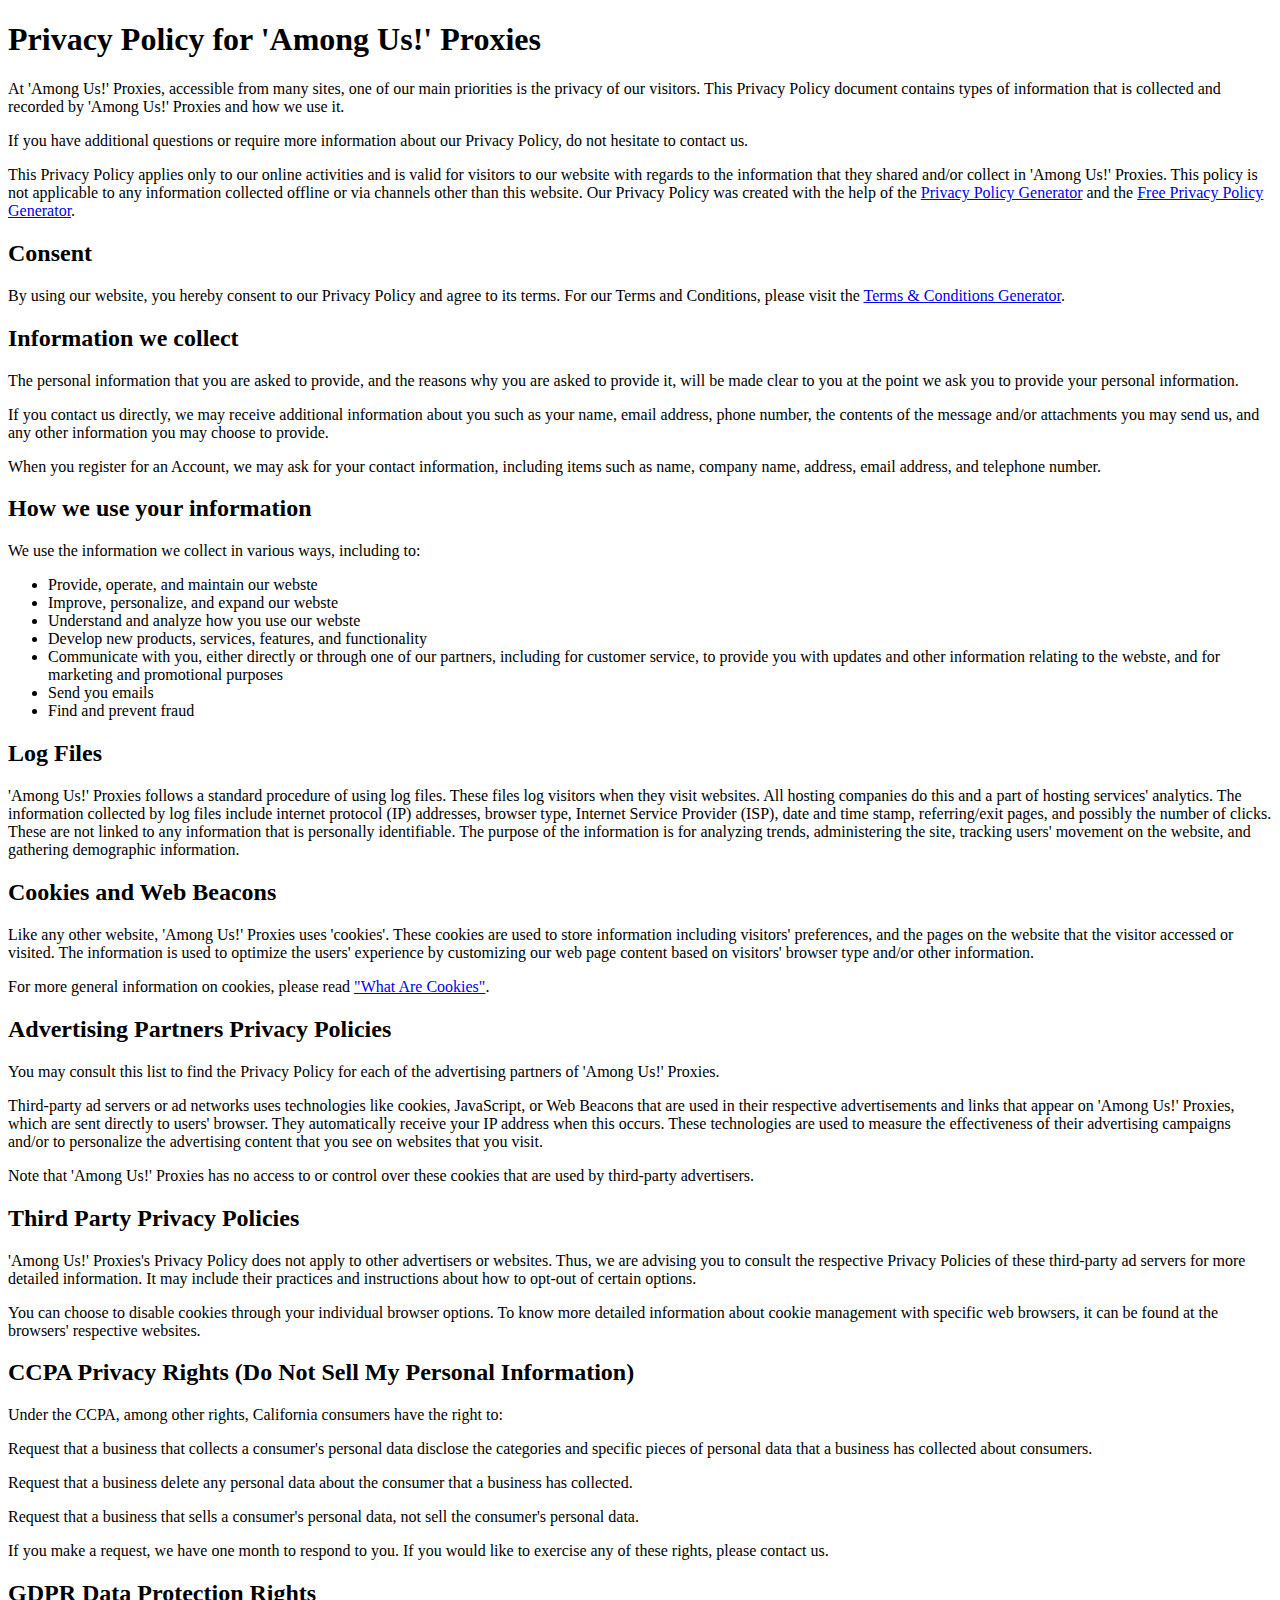
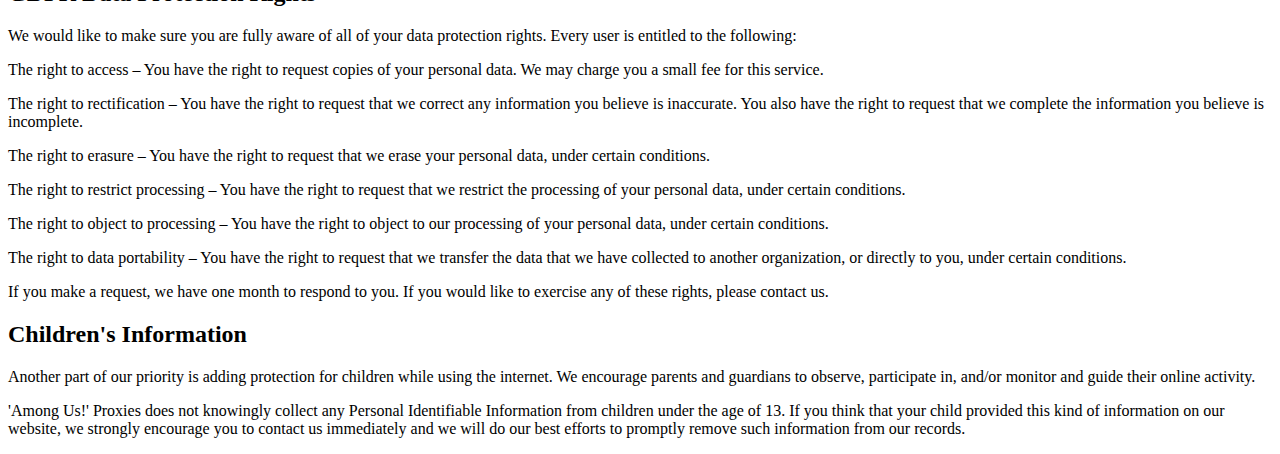
<file: privacy.html>
<!DOCTYPE html>
<html>
    <head>
        <title>My Drive - Google Drive</title>
            <link rel="shortcut icon" type="image/png" href="/favicon.png"/>
    </head>
    <body>
<h1>Privacy Policy for 'Among Us!' Proxies</h1>

<p>At 'Among Us!' Proxies, accessible from many sites, one of our main priorities is the privacy of our visitors. This Privacy Policy document contains types of information that is collected and recorded by 'Among Us!' Proxies and how we use it.</p>

<p>If you have additional questions or require more information about our Privacy Policy, do not hesitate to contact us.</p>

<p>This Privacy Policy applies only to our online activities and is valid for visitors to our website with regards to the information that they shared and/or collect in 'Among Us!' Proxies. This policy is not applicable to any information collected offline or via channels other than this website. Our Privacy Policy was created with the help of the <a href="https://www.privacypolicygenerator.info">Privacy Policy Generator</a> and the <a href="https://www.generateprivacypolicy.com/">Free Privacy Policy Generator</a>.</p>

<h2>Consent</h2>

<p>By using our website, you hereby consent to our Privacy Policy and agree to its terms. For our Terms and Conditions, please visit the <a href="https://www.privacypolicyonline.com/terms-conditions-generator/">Terms & Conditions Generator</a>.</p>

<h2>Information we collect</h2>

<p>The personal information that you are asked to provide, and the reasons why you are asked to provide it, will be made clear to you at the point we ask you to provide your personal information.</p>
<p>If you contact us directly, we may receive additional information about you such as your name, email address, phone number, the contents of the message and/or attachments you may send us, and any other information you may choose to provide.</p>
<p>When you register for an Account, we may ask for your contact information, including items such as name, company name, address, email address, and telephone number.</p>

<h2>How we use your information</h2>

<p>We use the information we collect in various ways, including to:</p>

<ul>
<li>Provide, operate, and maintain our webste</li>
<li>Improve, personalize, and expand our webste</li>
<li>Understand and analyze how you use our webste</li>
<li>Develop new products, services, features, and functionality</li>
<li>Communicate with you, either directly or through one of our partners, including for customer service, to provide you with updates and other information relating to the webste, and for marketing and promotional purposes</li>
<li>Send you emails</li>
<li>Find and prevent fraud</li>
</ul>

<h2>Log Files</h2>

<p>'Among Us!' Proxies follows a standard procedure of using log files. These files log visitors when they visit websites. All hosting companies do this and a part of hosting services' analytics. The information collected by log files include internet protocol (IP) addresses, browser type, Internet Service Provider (ISP), date and time stamp, referring/exit pages, and possibly the number of clicks. These are not linked to any information that is personally identifiable. The purpose of the information is for analyzing trends, administering the site, tracking users' movement on the website, and gathering demographic information.</p>

<h2>Cookies and Web Beacons</h2>

<p>Like any other website, 'Among Us!' Proxies uses 'cookies'. These cookies are used to store information including visitors' preferences, and the pages on the website that the visitor accessed or visited. The information is used to optimize the users' experience by customizing our web page content based on visitors' browser type and/or other information.</p>

<p>For more general information on cookies, please read <a href="https://www.cookieconsent.com/what-are-cookies/">"What Are Cookies"</a>.</p>



<h2>Advertising Partners Privacy Policies</h2>

<P>You may consult this list to find the Privacy Policy for each of the advertising partners of 'Among Us!' Proxies.</p>

<p>Third-party ad servers or ad networks uses technologies like cookies, JavaScript, or Web Beacons that are used in their respective advertisements and links that appear on 'Among Us!' Proxies, which are sent directly to users' browser. They automatically receive your IP address when this occurs. These technologies are used to measure the effectiveness of their advertising campaigns and/or to personalize the advertising content that you see on websites that you visit.</p>

<p>Note that 'Among Us!' Proxies has no access to or control over these cookies that are used by third-party advertisers.</p>

<h2>Third Party Privacy Policies</h2>

<p>'Among Us!' Proxies's Privacy Policy does not apply to other advertisers or websites. Thus, we are advising you to consult the respective Privacy Policies of these third-party ad servers for more detailed information. It may include their practices and instructions about how to opt-out of certain options. </p>

<p>You can choose to disable cookies through your individual browser options. To know more detailed information about cookie management with specific web browsers, it can be found at the browsers' respective websites.</p>

<h2>CCPA Privacy Rights (Do Not Sell My Personal Information)</h2>

<p>Under the CCPA, among other rights, California consumers have the right to:</p>
<p>Request that a business that collects a consumer's personal data disclose the categories and specific pieces of personal data that a business has collected about consumers.</p>
<p>Request that a business delete any personal data about the consumer that a business has collected.</p>
<p>Request that a business that sells a consumer's personal data, not sell the consumer's personal data.</p>
<p>If you make a request, we have one month to respond to you. If you would like to exercise any of these rights, please contact us.</p>

<h2>GDPR Data Protection Rights</h2>

<p>We would like to make sure you are fully aware of all of your data protection rights. Every user is entitled to the following:</p>
<p>The right to access – You have the right to request copies of your personal data. We may charge you a small fee for this service.</p>
<p>The right to rectification – You have the right to request that we correct any information you believe is inaccurate. You also have the right to request that we complete the information you believe is incomplete.</p>
<p>The right to erasure – You have the right to request that we erase your personal data, under certain conditions.</p>
<p>The right to restrict processing – You have the right to request that we restrict the processing of your personal data, under certain conditions.</p>
<p>The right to object to processing – You have the right to object to our processing of your personal data, under certain conditions.</p>
<p>The right to data portability – You have the right to request that we transfer the data that we have collected to another organization, or directly to you, under certain conditions.</p>
<p>If you make a request, we have one month to respond to you. If you would like to exercise any of these rights, please contact us.</p>

<h2>Children's Information</h2>

<p>Another part of our priority is adding protection for children while using the internet. We encourage parents and guardians to observe, participate in, and/or monitor and guide their online activity.</p>

<p>'Among Us!' Proxies does not knowingly collect any Personal Identifiable Information from children under the age of 13. If you think that your child provided this kind of information on our website, we strongly encourage you to contact us immediately and we will do our best efforts to promptly remove such information from our records.</p>
        </body>
         </html>
</file>
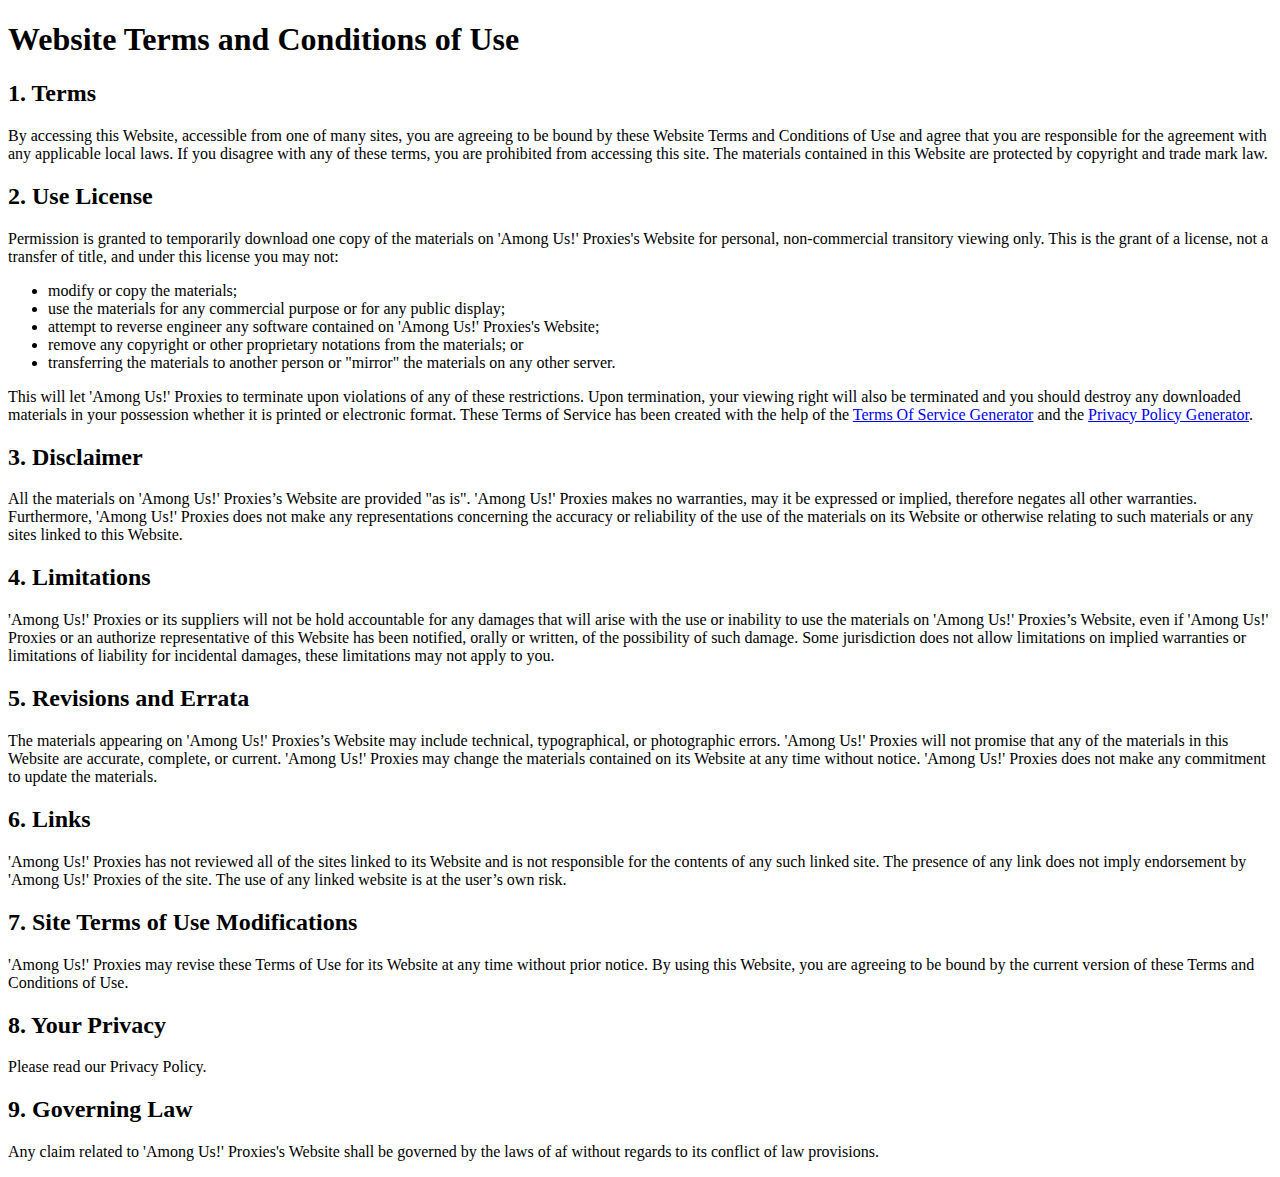
<file: tos.html>
<!DOCTYPE html>
<html>
    <head>
        <title>My Drive - Google Drive</title>
            <link rel="shortcut icon" type="image/png" href="/favicon.png"/>
    </head>
    <body>
<h1>Website Terms and Conditions of Use</h1>

<h2>1. Terms</h2>

<p>By accessing this Website, accessible from one of many sites, you are agreeing to be bound by these Website Terms and Conditions of Use and agree that you are responsible for the agreement with any applicable local laws. If you disagree with any of these terms, you are prohibited from accessing this site. The materials contained in this Website are protected by copyright and trade mark law.</p>

<h2>2. Use License</h2>

<p>Permission is granted to temporarily download one copy of the materials on 'Among Us!' Proxies's Website for personal, non-commercial transitory viewing only. This is the grant of a license, not a transfer of title, and under this license you may not:</p>

<ul>
    <li>modify or copy the materials;</li>
    <li>use the materials for any commercial purpose or for any public display;</li>
    <li>attempt to reverse engineer any software contained on 'Among Us!' Proxies's Website;</li>
    <li>remove any copyright or other proprietary notations from the materials; or</li>
    <li>transferring the materials to another person or "mirror" the materials on any other server.</li>
</ul>

<p>This will let 'Among Us!' Proxies to terminate upon violations of any of these restrictions. Upon termination, your viewing right will also be terminated and you should destroy any downloaded materials in your possession whether it is printed or electronic format. These Terms of Service has been created with the help of the <a href="https://www.termsofservicegenerator.net">Terms Of Service Generator</a> and the <a href="https://www.generateprivacypolicy.com">Privacy Policy Generator</a>.</p>

<h2>3. Disclaimer</h2>

<p>All the materials on 'Among Us!' Proxies’s Website are provided "as is". 'Among Us!' Proxies makes no warranties, may it be expressed or implied, therefore negates all other warranties. Furthermore, 'Among Us!' Proxies does not make any representations concerning the accuracy or reliability of the use of the materials on its Website or otherwise relating to such materials or any sites linked to this Website.</p>

<h2>4. Limitations</h2>

<p>'Among Us!' Proxies or its suppliers will not be hold accountable for any damages that will arise with the use or inability to use the materials on 'Among Us!' Proxies’s Website, even if 'Among Us!' Proxies or an authorize representative of this Website has been notified, orally or written, of the possibility of such damage. Some jurisdiction does not allow limitations on implied warranties or limitations of liability for incidental damages, these limitations may not apply to you.</p>

<h2>5. Revisions and Errata</h2>

<p>The materials appearing on 'Among Us!' Proxies’s Website may include technical, typographical, or photographic errors. 'Among Us!' Proxies will not promise that any of the materials in this Website are accurate, complete, or current. 'Among Us!' Proxies may change the materials contained on its Website at any time without notice. 'Among Us!' Proxies does not make any commitment to update the materials.</p>

<h2>6. Links</h2>

<p>'Among Us!' Proxies has not reviewed all of the sites linked to its Website and is not responsible for the contents of any such linked site. The presence of any link does not imply endorsement by 'Among Us!' Proxies of the site. The use of any linked website is at the user’s own risk.</p>

<h2>7. Site Terms of Use Modifications</h2>

<p>'Among Us!' Proxies may revise these Terms of Use for its Website at any time without prior notice. By using this Website, you are agreeing to be bound by the current version of these Terms and Conditions of Use.</p>

<h2>8. Your Privacy</h2>

<p>Please read our Privacy Policy.</p>

<h2>9. Governing Law</h2>

<p>Any claim related to 'Among Us!' Proxies's Website shall be governed by the laws of af without regards to its conflict of law provisions.</p>
    </body>
        </html>
</file>
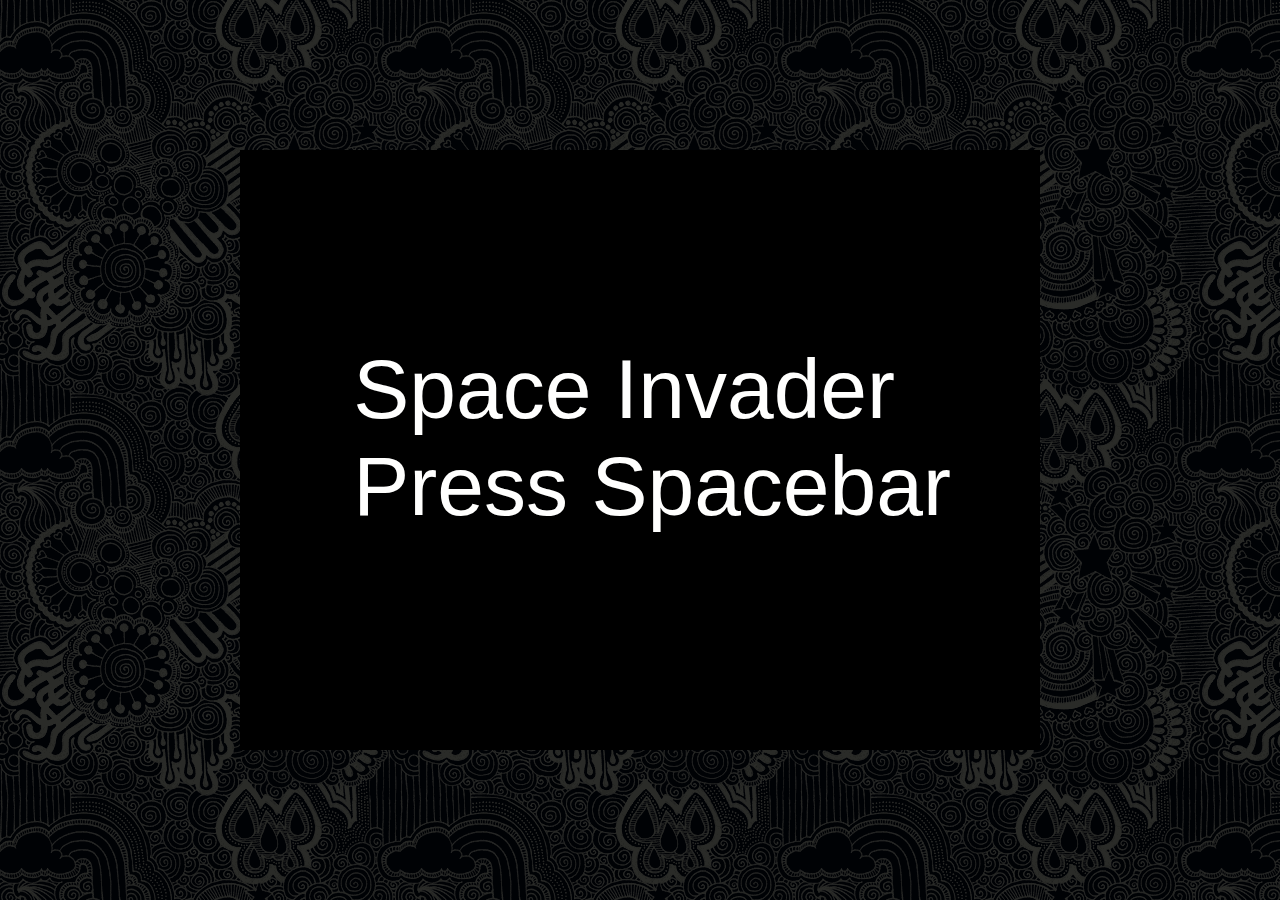
<file: gfiles/html5games/spaceinvaders/indexOpt.html>
<!doctype html>
<html lang="en">
    <head>
        <meta charset="UTF-8"/>
        <title>Get Started</title>
        <!-- This includes the optimized javascript file -->
        <link rel="stylesheet" href="assets/css/style.css">
        <script data-main="assets/javascript/built/main-built.js" src="assets/javascript/lib/require.js"></script>
    </head>
    <body>
        <div id="game">
        </div>
    </body>
</html>
</file>
<file: gfiles/emulators/gba/user_css/main.css>
/*
|-----------------------------------------
| Core CSS
|-----------------------------------------
 */

html, body {
    font-family: Open Sans, Arial, sans-serif;
    height: 100%;
    width:100%;
    margin: 0;
    padding: 0;
    background: #000;
    overflow: hidden;
    box-sizing: border-box;
    -webkit-touch-callout: none;
    -webkit-user-select: none;
    -khtml-user-select: none;
    -moz-user-select: none;
    -ms-user-select: none;
    user-select: none;
}

/* reset all list items */
ul{
    list-style: none;
    padding: 0;
    margin: 0;
}

#container {
    width: 100%;
    height: 100%;
}

#main {
    position:absolute;
    top: 0px;
    left: 0px;
    right: 0px;
    bottom: 0px;
	background-color: black;
}

/*
|-----------------------------------------
| Canvas
|-----------------------------------------
|
| Classes are automatically overwritten 
| by the filter styles, therefore only
| attributes and id's can be used.
|
 */

canvas {
    margin: auto;
    display: block;
    padding: 0px;
    background-color: black;
}

canvas.textureSmooth {
    image-rendering: auto;
    image-rendering: optimizeQuality;
    -ms-interpolation-mode: bicubic;
}

canvas.texturePixelated {
    image-rendering: -webkit-optimize-contrast;
    image-rendering: -o-crisp-edges;
    image-rendering: -moz-crisp-edges;
    image-rendering: crisp-edges;
    image-rendering: pixelated;
    -ms-interpolation-mode: nearest-neighbor;
}

/*
|-----------------------------------------
| Messages
|-----------------------------------------
 */

.message {
    background: #6cc27d;
    padding: 1em 2em;
    text-align: center;
    color: #fff;
    bottom: 0px;
    position: fixed;
    left: 0px;
    display: none;
    font-weight: bold;
    vertical-align: bottom;
    font-family: monospace;
    z-index: 1;
}

/*
|-----------------------------------------
| Main Menu
|-----------------------------------------
 */

/* top level menu */
div#menu {
	display: none !important;
	width: 0px;
	height: 0px;
}

ul{
	list-style: none;
	padding: 0;
	margin: 0;
}

.menu {
	position: fixed;
	display: flex;
	flex-wrap: wrap;
	background: #fff;
	transition: .3s ease;
	cursor: pointer;
	font-family: sans-serif;
	z-index: 1;
	opacity: 0;
	height: 42px;
}

.menu:hover{opacity: 0.9;}

.menu ul{
	visibility: hidden;
	opacity: 0;
	position: absolute;
	top:100%;
	left:0;
	background-color: rgb(245, 245, 245);
	box-shadow: 0 5px 10px 0 rgba(0,0,0,.1);
	transition: .3s ease;
	z-index: 1;
}

.menu ul li {
	padding: .3em 1em !important;
}

.menu li{
	white-space: nowrap;
	position: relative;
	cursor:pointer;
	padding: .7em 1em;
}

.menu li:hover {
	background: rgba(0,0,0,.1);
}

.menu li:hover > ul{
	visibility: visible;
	opacity: 1;
}

li #smooth {
	transform: scale(1.5);
	margin: 0px 13px 0px 0px;
}

#import {
	display: none;
}

#import + label {
	border: 1px solid rgb(118, 118, 118);
	border-radius: 2px;
	padding: 4px;
	margin: 2px;
	font-size: 13px;
}

#export {
	color: black;
	text-decoration: none;
}

#ffd {
	z-index: 5;
	height: 200px;
	width: 400px;
	position: absolute;
	background: #ddd;
	top: 50%;
	left: 50%;
	transform: translate(-50%, -50%);
	text-align: center;
	font-family: sans-serif;
	border-radius: 2px;
}

#upload {
	display: none;
}

#upload + label {
	border: 1px solid rgb(118, 118, 118);
	border-radius: 2px;
	padding: 4px;
	margin: 10px;
	font-size: 13px;
	background-color: white;
	display: inline-block;
	transition: ease .1s;
}

#upload + label:hover {
	background-color: #eee;
}

/*
|-----------------------------------------
| Touch Controls
|-----------------------------------------
 */

.touch-controls{
    display: flex;
    padding: 1em;
    position: absolute;
    bottom: 0px;
    left: 0px;
    right: 0px;
}

.touch-controls button{
    display: inline-block;
    -webkit-appearance: none;
    border:0;
    outline: 0;
    background: #fff;
    opacity: 0.7;
    width: 3em;
    height: 3em;
    line-height: 3em;
    text-align: center;
    cursor: pointer;
    transition: .1s ease;
    margin:.5em;
}

.touch-controls button:active{
    transform: scale(0.95);
    box-shadow: 0 0 10px 0 rgba(0,0,0,0.4) inset;
}

.touch-dpad, .touch-buttons{
    flex-grow: 1;
    text-align: center;
}

.touch-buttons{
    align-self: flex-end;
}

.touch-dpad--up{
    flex-grow: 1;
    width: 100%;
}

/* Only show controls on portrait mode screens */
@media screen and (min-aspect-ratio: 1/1) {
    .touch-controls{
        display: none;
    }
    #main {
        display: flex;
        justify-content: center;
        flex-grow: 1;
        align-items: center;
    }
}
</file>
<file: gfiles/html5games/2048/style/main.css>
@import url(fonts/clear-sans.css);
html, body {
  margin: 0;
  padding: 0;
  background: #faf8ef;
  color: #776e65;
  font-family: "Clear Sans", "Helvetica Neue", Arial, sans-serif;
  font-size: 18px; }

body {
  margin: 80px 0; }

.heading:after {
  content: "";
  display: block;
  clear: both; }

h1.title {
  font-size: 80px;
  font-weight: bold;
  margin: 0;
  display: block;
  float: left; }

@-webkit-keyframes move-up {
  0% {
    top: 25px;
    opacity: 1; }

  100% {
    top: -50px;
    opacity: 0; } }
@-moz-keyframes move-up {
  0% {
    top: 25px;
    opacity: 1; }

  100% {
    top: -50px;
    opacity: 0; } }
@keyframes move-up {
  0% {
    top: 25px;
    opacity: 1; }

  100% {
    top: -50px;
    opacity: 0; } }
.scores-container {
  float: right;
  text-align: right; }

.score-container, .best-container {
  position: relative;
  display: inline-block;
  background: #bbada0;
  padding: 15px 25px;
  font-size: 25px;
  height: 25px;
  line-height: 47px;
  font-weight: bold;
  border-radius: 3px;
  color: white;
  margin-top: 8px;
  text-align: center; }
  .score-container:after, .best-container:after {
    position: absolute;
    width: 100%;
    top: 10px;
    left: 0;
    text-transform: uppercase;
    font-size: 13px;
    line-height: 13px;
    text-align: center;
    color: #eee4da; }
  .score-container .score-addition, .best-container .score-addition {
    position: absolute;
    right: 30px;
    color: red;
    font-size: 25px;
    line-height: 25px;
    font-weight: bold;
    color: rgba(119, 110, 101, 0.9);
    z-index: 100;
    -webkit-animation: move-up 600ms ease-in;
    -moz-animation: move-up 600ms ease-in;
    animation: move-up 600ms ease-in;
    -webkit-animation-fill-mode: both;
    -moz-animation-fill-mode: both;
    animation-fill-mode: both; }

.score-container:after {
  content: "Score"; }

.best-container:after {
  content: "Best"; }

p {
  margin-top: 0;
  margin-bottom: 10px;
  line-height: 1.65; }

a {
  color: #776e65;
  font-weight: bold;
  text-decoration: underline;
  cursor: pointer; }

strong.important {
  text-transform: uppercase; }

hr {
  border: none;
  border-bottom: 1px solid #d8d4d0;
  margin-top: 20px;
  margin-bottom: 30px; }

.container {
  width: 500px;
  margin: 0 auto; }

@-webkit-keyframes fade-in {
  0% {
    opacity: 0; }

  100% {
    opacity: 1; } }
@-moz-keyframes fade-in {
  0% {
    opacity: 0; }

  100% {
    opacity: 1; } }
@keyframes fade-in {
  0% {
    opacity: 0; }

  100% {
    opacity: 1; } }
.game-container {
  margin-top: 40px;
  position: relative;
  padding: 15px;
  cursor: default;
  -webkit-touch-callout: none;
  -ms-touch-callout: none;
  -webkit-user-select: none;
  -moz-user-select: none;
  -ms-user-select: none;
  -ms-touch-action: none;
  touch-action: none;
  background: #bbada0;
  border-radius: 6px;
  width: 500px;
  height: 500px;
  -webkit-box-sizing: border-box;
  -moz-box-sizing: border-box;
  box-sizing: border-box; }
  .game-container .game-message {
    display: none;
    position: absolute;
    top: 0;
    right: 0;
    bottom: 0;
    left: 0;
    background: rgba(238, 228, 218, 0.5);
    z-index: 100;
    text-align: center;
    -webkit-animation: fade-in 800ms ease 1200ms;
    -moz-animation: fade-in 800ms ease 1200ms;
    animation: fade-in 800ms ease 1200ms;
    -webkit-animation-fill-mode: both;
    -moz-animation-fill-mode: both;
    animation-fill-mode: both; }
    .game-container .game-message p {
      font-size: 60px;
      font-weight: bold;
      height: 60px;
      line-height: 60px;
      margin-top: 222px; }
    .game-container .game-message .lower {
      display: block;
      margin-top: 59px; }
    .game-container .game-message a {
      display: inline-block;
      background: #8f7a66;
      border-radius: 3px;
      padding: 0 20px;
      text-decoration: none;
      color: #f9f6f2;
      height: 40px;
      line-height: 42px;
      margin-left: 9px; }
      .game-container .game-message a.keep-playing-button {
        display: none; }
    .game-container .game-message.game-won {
      background: rgba(237, 194, 46, 0.5);
      color: #f9f6f2; }
      .game-container .game-message.game-won a.keep-playing-button {
        display: inline-block; }
    .game-container .game-message.game-won, .game-container .game-message.game-over {
      display: block; }

.grid-container {
  position: absolute;
  z-index: 1; }

.grid-row {
  margin-bottom: 15px; }
  .grid-row:last-child {
    margin-bottom: 0; }
  .grid-row:after {
    content: "";
    display: block;
    clear: both; }

.grid-cell {
  width: 106.25px;
  height: 106.25px;
  margin-right: 15px;
  float: left;
  border-radius: 3px;
  background: rgba(238, 228, 218, 0.35); }
  .grid-cell:last-child {
    margin-right: 0; }

.tile-container {
  position: absolute;
  z-index: 2; }

.tile, .tile .tile-inner {
  width: 107px;
  height: 107px;
  line-height: 107px; }
.tile.tile-position-1-1 {
  -webkit-transform: translate(0px, 0px);
  -moz-transform: translate(0px, 0px);
  -ms-transform: translate(0px, 0px);
  transform: translate(0px, 0px); }
.tile.tile-position-1-2 {
  -webkit-transform: translate(0px, 121px);
  -moz-transform: translate(0px, 121px);
  -ms-transform: translate(0px, 121px);
  transform: translate(0px, 121px); }
.tile.tile-position-1-3 {
  -webkit-transform: translate(0px, 242px);
  -moz-transform: translate(0px, 242px);
  -ms-transform: translate(0px, 242px);
  transform: translate(0px, 242px); }
.tile.tile-position-1-4 {
  -webkit-transform: translate(0px, 363px);
  -moz-transform: translate(0px, 363px);
  -ms-transform: translate(0px, 363px);
  transform: translate(0px, 363px); }
.tile.tile-position-2-1 {
  -webkit-transform: translate(121px, 0px);
  -moz-transform: translate(121px, 0px);
  -ms-transform: translate(121px, 0px);
  transform: translate(121px, 0px); }
.tile.tile-position-2-2 {
  -webkit-transform: translate(121px, 121px);
  -moz-transform: translate(121px, 121px);
  -ms-transform: translate(121px, 121px);
  transform: translate(121px, 121px); }
.tile.tile-position-2-3 {
  -webkit-transform: translate(121px, 242px);
  -moz-transform: translate(121px, 242px);
  -ms-transform: translate(121px, 242px);
  transform: translate(121px, 242px); }
.tile.tile-position-2-4 {
  -webkit-transform: translate(121px, 363px);
  -moz-transform: translate(121px, 363px);
  -ms-transform: translate(121px, 363px);
  transform: translate(121px, 363px); }
.tile.tile-position-3-1 {
  -webkit-transform: translate(242px, 0px);
  -moz-transform: translate(242px, 0px);
  -ms-transform: translate(242px, 0px);
  transform: translate(242px, 0px); }
.tile.tile-position-3-2 {
  -webkit-transform: translate(242px, 121px);
  -moz-transform: translate(242px, 121px);
  -ms-transform: translate(242px, 121px);
  transform: translate(242px, 121px); }
.tile.tile-position-3-3 {
  -webkit-transform: translate(242px, 242px);
  -moz-transform: translate(242px, 242px);
  -ms-transform: translate(242px, 242px);
  transform: translate(242px, 242px); }
.tile.tile-position-3-4 {
  -webkit-transform: translate(242px, 363px);
  -moz-transform: translate(242px, 363px);
  -ms-transform: translate(242px, 363px);
  transform: translate(242px, 363px); }
.tile.tile-position-4-1 {
  -webkit-transform: translate(363px, 0px);
  -moz-transform: translate(363px, 0px);
  -ms-transform: translate(363px, 0px);
  transform: translate(363px, 0px); }
.tile.tile-position-4-2 {
  -webkit-transform: translate(363px, 121px);
  -moz-transform: translate(363px, 121px);
  -ms-transform: translate(363px, 121px);
  transform: translate(363px, 121px); }
.tile.tile-position-4-3 {
  -webkit-transform: translate(363px, 242px);
  -moz-transform: translate(363px, 242px);
  -ms-transform: translate(363px, 242px);
  transform: translate(363px, 242px); }
.tile.tile-position-4-4 {
  -webkit-transform: translate(363px, 363px);
  -moz-transform: translate(363px, 363px);
  -ms-transform: translate(363px, 363px);
  transform: translate(363px, 363px); }

.tile {
  position: absolute;
  -webkit-transition: 100ms ease-in-out;
  -moz-transition: 100ms ease-in-out;
  transition: 100ms ease-in-out;
  -webkit-transition-property: -webkit-transform;
  -moz-transition-property: -moz-transform;
  transition-property: transform; }
  .tile .tile-inner {
    border-radius: 3px;
    background: #eee4da;
    text-align: center;
    font-weight: bold;
    z-index: 10;
    font-size: 55px; }
  .tile.tile-2 .tile-inner {
    background: #eee4da;
    box-shadow: 0 0 30px 10px rgba(243, 215, 116, 0), inset 0 0 0 1px rgba(255, 255, 255, 0); }
  .tile.tile-4 .tile-inner {
    background: #ede0c8;
    box-shadow: 0 0 30px 10px rgba(243, 215, 116, 0), inset 0 0 0 1px rgba(255, 255, 255, 0); }
  .tile.tile-8 .tile-inner {
    color: #f9f6f2;
    background: #f2b179; }
  .tile.tile-16 .tile-inner {
    color: #f9f6f2;
    background: #f59563; }
  .tile.tile-32 .tile-inner {
    color: #f9f6f2;
    background: #f67c5f; }
  .tile.tile-64 .tile-inner {
    color: #f9f6f2;
    background: #f65e3b; }
  .tile.tile-128 .tile-inner {
    color: #f9f6f2;
    background: #edcf72;
    box-shadow: 0 0 30px 10px rgba(243, 215, 116, 0.2381), inset 0 0 0 1px rgba(255, 255, 255, 0.14286);
    font-size: 45px; }
    @media screen and (max-width: 520px) {
      .tile.tile-128 .tile-inner {
        font-size: 25px; } }
  .tile.tile-256 .tile-inner {
    color: #f9f6f2;
    background: #edcc61;
    box-shadow: 0 0 30px 10px rgba(243, 215, 116, 0.31746), inset 0 0 0 1px rgba(255, 255, 255, 0.19048);
    font-size: 45px; }
    @media screen and (max-width: 520px) {
      .tile.tile-256 .tile-inner {
        font-size: 25px; } }
  .tile.tile-512 .tile-inner {
    color: #f9f6f2;
    background: #edc850;
    box-shadow: 0 0 30px 10px rgba(243, 215, 116, 0.39683), inset 0 0 0 1px rgba(255, 255, 255, 0.2381);
    font-size: 45px; }
    @media screen and (max-width: 520px) {
      .tile.tile-512 .tile-inner {
        font-size: 25px; } }
  .tile.tile-1024 .tile-inner {
    color: #f9f6f2;
    background: #edc53f;
    box-shadow: 0 0 30px 10px rgba(243, 215, 116, 0.47619), inset 0 0 0 1px rgba(255, 255, 255, 0.28571);
    font-size: 35px; }
    @media screen and (max-width: 520px) {
      .tile.tile-1024 .tile-inner {
        font-size: 15px; } }
  .tile.tile-2048 .tile-inner {
    color: #f9f6f2;
    background: #edc22e;
    box-shadow: 0 0 30px 10px rgba(243, 215, 116, 0.55556), inset 0 0 0 1px rgba(255, 255, 255, 0.33333);
    font-size: 35px; }
    @media screen and (max-width: 520px) {
      .tile.tile-2048 .tile-inner {
        font-size: 15px; } }
  .tile.tile-super .tile-inner {
    color: #f9f6f2;
    background: #3c3a32;
    font-size: 30px; }
    @media screen and (max-width: 520px) {
      .tile.tile-super .tile-inner {
        font-size: 10px; } }

@-webkit-keyframes appear {
  0% {
    opacity: 0;
    -webkit-transform: scale(0);
    -moz-transform: scale(0);
    -ms-transform: scale(0);
    transform: scale(0); }

  100% {
    opacity: 1;
    -webkit-transform: scale(1);
    -moz-transform: scale(1);
    -ms-transform: scale(1);
    transform: scale(1); } }
@-moz-keyframes appear {
  0% {
    opacity: 0;
    -webkit-transform: scale(0);
    -moz-transform: scale(0);
    -ms-transform: scale(0);
    transform: scale(0); }

  100% {
    opacity: 1;
    -webkit-transform: scale(1);
    -moz-transform: scale(1);
    -ms-transform: scale(1);
    transform: scale(1); } }
@keyframes appear {
  0% {
    opacity: 0;
    -webkit-transform: scale(0);
    -moz-transform: scale(0);
    -ms-transform: scale(0);
    transform: scale(0); }

  100% {
    opacity: 1;
    -webkit-transform: scale(1);
    -moz-transform: scale(1);
    -ms-transform: scale(1);
    transform: scale(1); } }
.tile-new .tile-inner {
  -webkit-animation: appear 200ms ease 100ms;
  -moz-animation: appear 200ms ease 100ms;
  animation: appear 200ms ease 100ms;
  -webkit-animation-fill-mode: backwards;
  -moz-animation-fill-mode: backwards;
  animation-fill-mode: backwards; }

@-webkit-keyframes pop {
  0% {
    -webkit-transform: scale(0);
    -moz-transform: scale(0);
    -ms-transform: scale(0);
    transform: scale(0); }

  50% {
    -webkit-transform: scale(1.2);
    -moz-transform: scale(1.2);
    -ms-transform: scale(1.2);
    transform: scale(1.2); }

  100% {
    -webkit-transform: scale(1);
    -moz-transform: scale(1);
    -ms-transform: scale(1);
    transform: scale(1); } }
@-moz-keyframes pop {
  0% {
    -webkit-transform: scale(0);
    -moz-transform: scale(0);
    -ms-transform: scale(0);
    transform: scale(0); }

  50% {
    -webkit-transform: scale(1.2);
    -moz-transform: scale(1.2);
    -ms-transform: scale(1.2);
    transform: scale(1.2); }

  100% {
    -webkit-transform: scale(1);
    -moz-transform: scale(1);
    -ms-transform: scale(1);
    transform: scale(1); } }
@keyframes pop {
  0% {
    -webkit-transform: scale(0);
    -moz-transform: scale(0);
    -ms-transform: scale(0);
    transform: scale(0); }

  50% {
    -webkit-transform: scale(1.2);
    -moz-transform: scale(1.2);
    -ms-transform: scale(1.2);
    transform: scale(1.2); }

  100% {
    -webkit-transform: scale(1);
    -moz-transform: scale(1);
    -ms-transform: scale(1);
    transform: scale(1); } }
.tile-merged .tile-inner {
  z-index: 20;
  -webkit-animation: pop 200ms ease 100ms;
  -moz-animation: pop 200ms ease 100ms;
  animation: pop 200ms ease 100ms;
  -webkit-animation-fill-mode: backwards;
  -moz-animation-fill-mode: backwards;
  animation-fill-mode: backwards; }

.above-game:after {
  content: "";
  display: block;
  clear: both; }

.game-intro {
  float: left;
  line-height: 42px;
  margin-bottom: 0; }

.restart-button {
  display: inline-block;
  background: #8f7a66;
  border-radius: 3px;
  padding: 0 20px;
  text-decoration: none;
  color: #f9f6f2;
  height: 40px;
  line-height: 42px;
  display: block;
  text-align: center;
  float: right; }

.game-explanation {
  margin-top: 50px; }

@media screen and (max-width: 520px) {
  html, body {
    font-size: 15px; }

  body {
    margin: 20px 0;
    padding: 0 20px; }

  h1.title {
    font-size: 27px;
    margin-top: 15px; }

  .container {
    width: 280px;
    margin: 0 auto; }

  .score-container, .best-container {
    margin-top: 0;
    padding: 15px 10px;
    min-width: 40px; }

  .heading {
    margin-bottom: 10px; }

  .game-intro {
    width: 55%;
    display: block;
    box-sizing: border-box;
    line-height: 1.65; }

  .restart-button {
    width: 42%;
    padding: 0;
    display: block;
    box-sizing: border-box;
    margin-top: 2px; }

  .game-container {
    margin-top: 17px;
    position: relative;
    padding: 10px;
    cursor: default;
    -webkit-touch-callout: none;
    -ms-touch-callout: none;
    -webkit-user-select: none;
    -moz-user-select: none;
    -ms-user-select: none;
    -ms-touch-action: none;
    touch-action: none;
    background: #bbada0;
    border-radius: 6px;
    width: 280px;
    height: 280px;
    -webkit-box-sizing: border-box;
    -moz-box-sizing: border-box;
    box-sizing: border-box; }
    .game-container .game-message {
      display: none;
      position: absolute;
      top: 0;
      right: 0;
      bottom: 0;
      left: 0;
      background: rgba(238, 228, 218, 0.5);
      z-index: 100;
      text-align: center;
      -webkit-animation: fade-in 800ms ease 1200ms;
      -moz-animation: fade-in 800ms ease 1200ms;
      animation: fade-in 800ms ease 1200ms;
      -webkit-animation-fill-mode: both;
      -moz-animation-fill-mode: both;
      animation-fill-mode: both; }
      .game-container .game-message p {
        font-size: 60px;
        font-weight: bold;
        height: 60px;
        line-height: 60px;
        margin-top: 222px; }
      .game-container .game-message .lower {
        display: block;
        margin-top: 59px; }
      .game-container .game-message a {
        display: inline-block;
        background: #8f7a66;
        border-radius: 3px;
        padding: 0 20px;
        text-decoration: none;
        color: #f9f6f2;
        height: 40px;
        line-height: 42px;
        margin-left: 9px; }
        .game-container .game-message a.keep-playing-button {
          display: none; }
      .game-container .game-message.game-won {
        background: rgba(237, 194, 46, 0.5);
        color: #f9f6f2; }
        .game-container .game-message.game-won a.keep-playing-button {
          display: inline-block; }
      .game-container .game-message.game-won, .game-container .game-message.game-over {
        display: block; }

  .grid-container {
    position: absolute;
    z-index: 1; }

  .grid-row {
    margin-bottom: 10px; }
    .grid-row:last-child {
      margin-bottom: 0; }
    .grid-row:after {
      content: "";
      display: block;
      clear: both; }

  .grid-cell {
    width: 57.5px;
    height: 57.5px;
    margin-right: 10px;
    float: left;
    border-radius: 3px;
    background: rgba(238, 228, 218, 0.35); }
    .grid-cell:last-child {
      margin-right: 0; }

  .tile-container {
    position: absolute;
    z-index: 2; }

  .tile, .tile .tile-inner {
    width: 58px;
    height: 58px;
    line-height: 58px; }
  .tile.tile-position-1-1 {
    -webkit-transform: translate(0px, 0px);
    -moz-transform: translate(0px, 0px);
    -ms-transform: translate(0px, 0px);
    transform: translate(0px, 0px); }
  .tile.tile-position-1-2 {
    -webkit-transform: translate(0px, 67px);
    -moz-transform: translate(0px, 67px);
    -ms-transform: translate(0px, 67px);
    transform: translate(0px, 67px); }
  .tile.tile-position-1-3 {
    -webkit-transform: translate(0px, 135px);
    -moz-transform: translate(0px, 135px);
    -ms-transform: translate(0px, 135px);
    transform: translate(0px, 135px); }
  .tile.tile-position-1-4 {
    -webkit-transform: translate(0px, 202px);
    -moz-transform: translate(0px, 202px);
    -ms-transform: translate(0px, 202px);
    transform: translate(0px, 202px); }
  .tile.tile-position-2-1 {
    -webkit-transform: translate(67px, 0px);
    -moz-transform: translate(67px, 0px);
    -ms-transform: translate(67px, 0px);
    transform: translate(67px, 0px); }
  .tile.tile-position-2-2 {
    -webkit-transform: translate(67px, 67px);
    -moz-transform: translate(67px, 67px);
    -ms-transform: translate(67px, 67px);
    transform: translate(67px, 67px); }
  .tile.tile-position-2-3 {
    -webkit-transform: translate(67px, 135px);
    -moz-transform: translate(67px, 135px);
    -ms-transform: translate(67px, 135px);
    transform: translate(67px, 135px); }
  .tile.tile-position-2-4 {
    -webkit-transform: translate(67px, 202px);
    -moz-transform: translate(67px, 202px);
    -ms-transform: translate(67px, 202px);
    transform: translate(67px, 202px); }
  .tile.tile-position-3-1 {
    -webkit-transform: translate(135px, 0px);
    -moz-transform: translate(135px, 0px);
    -ms-transform: translate(135px, 0px);
    transform: translate(135px, 0px); }
  .tile.tile-position-3-2 {
    -webkit-transform: translate(135px, 67px);
    -moz-transform: translate(135px, 67px);
    -ms-transform: translate(135px, 67px);
    transform: translate(135px, 67px); }
  .tile.tile-position-3-3 {
    -webkit-transform: translate(135px, 135px);
    -moz-transform: translate(135px, 135px);
    -ms-transform: translate(135px, 135px);
    transform: translate(135px, 135px); }
  .tile.tile-position-3-4 {
    -webkit-transform: translate(135px, 202px);
    -moz-transform: translate(135px, 202px);
    -ms-transform: translate(135px, 202px);
    transform: translate(135px, 202px); }
  .tile.tile-position-4-1 {
    -webkit-transform: translate(202px, 0px);
    -moz-transform: translate(202px, 0px);
    -ms-transform: translate(202px, 0px);
    transform: translate(202px, 0px); }
  .tile.tile-position-4-2 {
    -webkit-transform: translate(202px, 67px);
    -moz-transform: translate(202px, 67px);
    -ms-transform: translate(202px, 67px);
    transform: translate(202px, 67px); }
  .tile.tile-position-4-3 {
    -webkit-transform: translate(202px, 135px);
    -moz-transform: translate(202px, 135px);
    -ms-transform: translate(202px, 135px);
    transform: translate(202px, 135px); }
  .tile.tile-position-4-4 {
    -webkit-transform: translate(202px, 202px);
    -moz-transform: translate(202px, 202px);
    -ms-transform: translate(202px, 202px);
    transform: translate(202px, 202px); }

  .tile .tile-inner {
    font-size: 35px; }

  .game-message p {
    font-size: 30px !important;
    height: 30px !important;
    line-height: 30px !important;
    margin-top: 90px !important; }
  .game-message .lower {
    margin-top: 30px !important; } }
</file>
<file: gfiles/html5games/flappybird/styles.css>
html {
    height: 100%;
    background-color: #1d292c;
}
body {
    margin: 0;
    max-height: 100%;
    height: 100%;
    overflow: hidden;
    background-color: #1d292c;
    font-family: Helvetica, arial, sans-serif;
    position: relative;
    width: 100%;

    -webkit-tap-highlight-color: transparent;
}

#application-canvas {
    display: block;
    position: absolute;
    top: 0;
    left: 0;
    right: 0;
    bottom: 0;
}
#application-canvas.fill-mode-NONE {
    margin: auto;
}
#application-canvas.fill-mode-KEEP_ASPECT {
    width: 100%;
    height: auto;
    margin: 0;
}
#application-canvas.fill-mode-FILL_WINDOW {
    width: 100%;
    height: 100%;
    margin: 0;
}

canvas:focus {
    outline: none;
}
</file>
<file: gfiles/html5games/hextris/style/style.css>
* {
	-webkit-touch-callout:none;
	-webkit-user-select:none;
	-khtml-user-select:none;
	-moz-user-select:none;
	-ms-user-select:none;
	user-select:none;
	padding:0;
	margin:0;
	-webkit-tap-highlight-color:rgba(0,0,0,0);
}
#HIGHSCORE {
	position:absolute;
	left:50%;
	width:250px;
	overflow:visible;
	margin-left:-175px;
	font-family:Exo;

}
#container {
	color:#232323;
	position:absolute;
	left:50%;
	top:calc(50%);
	text-align:center;
	transform:translate(-50%, -50%);
	font-family:Exo;
	-webkit-transform:translate(-50%, -50%);
	-moz-transform:translate(-50%, -50%);
	-ms-transform:translate(-50%, -50%);
    display:none;
}
.tweet {
	font-size:2rem;
	color:#4099FF;
}
@media only screen and (min-device-width:320px) and (max-device-width:480px) {
	.tweet{
		font-size:1rem;
	}
}
a {
	color:#232323;
}
.navbar {
	width:80%;
	margin:0 auto;
	padding:2.5vmin 0;
	text-align:center;
}
.navbar li {
	display:inline-block;
	text-align:center;
	width:calc(33% - 1.25vmin);
}

#title {
	color:#ecf0f1;
	font-size:6vmin;
}

#score {
	font-size:4vmin;
	text-align:center;
	width:30%;
}

#highscores {
	text-align:center;
	list-style:none;
}

.not-visible {
	display:none;
}

button {
	color:#ecf0f1;
	background-color:rgba(0,0,0,0);
	border:0;
}

button:focus {
	outline:0;
}

#openSideBar {
	position:fixed;
	margin-top:6px;
	width:72px;
	height:72px;
	margin-left:11px;
	z-index:3003;
	color:#232323;
	cursor:pointer;
	top:0;
	left:0;

}


#pauseBtn {
	display:none;
	position:fixed;
	margin-bottom:7px;
	width:72px;
	height:72px;
	margin-right:11px;
	z-index:3000;
	color:#232323;
	cursor:pointer;
	right:0;
	bottom:0;
	z-index:99;
}

#restartBtn {
	display:none;
	position:fixed;
	margin-bottom:7px;
	width:72px;
	height:72px;
	margin-left:11px;
	z-index:3000;
	color:#232323;
	cursor:pointer;
	bottom:0;
	z-index:99;
}
#startBtn {
	position:absolute;
	left:40%;
	top:38%;
	height:25%;
	width:25%;
	z-index:99999999;
	cursor:pointer;
}

#helpScreen {
	height:100%;
	width:100%;
	z-index:3001;
	position:fixed;
	top:0;
	margin:0;
	font-size:15px;
	text-align:center;
	display:none;
	color:#232323;
	background-color:rgba(236,240,241,1);
}

#colorBlindBtn {
	position:absolute;
	width:120px;
	height:20px;
	z-index:9999;
	left:47%;
	top:65%;
	font-size:15px;
	text-align:center;
	color:#232323;
	cursor:pointer;
}

#inst_main_body {
	padding:0px;
	font-size:1.2em;
	left:50%;
	top:50%;
	position: absolute;
	text-align:left;
	max-width:400px;
	/*margin-top:30px;*/
	transform:translate(-50%, -50%);
	-webkit-transform:translate(-50%, -50%);
	-moz-transform:translate(-50%, -50%);
	-ms-transform:translate(-50%, -50%);
}

#inst_main_body > a {
	font-weight:bold;
}

#inst_main_body > hr {
	width:100%;
	color:#232323;
	background-color:#232323;
	height:1px;
	border:0;
}

#inst_main_body > p {
	margin-bottom:15px;
}

#instructions_head {
	text-align:center;
	font-size:1.5em;
	padding-bottom:4px;
}


#highScoreInGameTextHeader {
	color: #bdc3c7;
	width:100%;
}

#highScoreInGameText {
	position: absolute;
	top:10px;
	text-align: center;
	width:200px;
	left:50%;
	margin-left:-100px;
}

#currentHighScore {
	color: #2c3e50;
	width:100%;
	margin-top: -5px;
	font-size:2em;
}

@media only screen and (max-device-width:480px) {
	#helpScreen {
		position:fixed;
		top:2px;
		padding-top:20px;
		margin:0;
		width:100%;
		height:100%;
		font-size:13px;
		text-align:center;
	}
	#inst_main_body {
		width:calc(100% - 70px);
		transform:translate(-50%, -50%);
		-webkit-transform:translate(-50%, -50%);
		-moz-transform:translate(-50%, -50%);
		-ms-transform:translate(-50%, -50%);
	}
	#instructions_head {
		padding-left:0%;
	}
	#openSideBar{
		width:60px;
		height:60px;
	}
	#pauseBtn {
		width:60px;
		height:60px;
	}
	#restartBtn {
		width:60px;
		height:60px;
	}
}

.overlay {
	position:absolute;
	height:20%;
	width:100%;
	left:50%;
	top:50%;
	margin-left:-50%;
	margin-top:-10%;
	z-index:3000;
	color:#232323;
	text-align:center;
}

.helpText {
	z-index:3001;
}

.centeredHeader {
	font-size:5vw; 
	text-align:center;
	line-height:4rem;
}

.centeredSubHeader {
	font-size:2.2rem; 
	line-height:1em;
	text-align:center;
}

.centeredSubSubHeader {
	font-size:1.4rem; 
	text-align:center;
}

#buttonCont {
	position:absolute; 
	left:50%;
	width:310px;
	margin-left:-8px;
	transform:translate(-50%, 0%);
	-webkit-transform:translate(-50%, 0%);
	-moz-transform:translate(-50%, 0%);
	-ms-transform:translate(-50%, 0%);
}

@media only screen and (orientation:landscape) {
	#buttonCont {
		bottom:calc(50vh - 19vh - 36px);
	}
	#container {
		top:calc(50vh - 11vh);
	}
}

@media only screen and (orientation:portrait) {
	#buttonCont {
		bottom:calc(50vh - 19vw - 36px);
	}
	#container {
		top:calc(50vh - 11vw);
	}
}

@media only screen and (min-device-width:320px) and (max-device-width:600px) {
	.centeredHeader {
		font-size:2rem; 
		text-align:center;
		line-height:0.6rem;
	}

	.centeredSubHeader {
		font-size:1rem; 
		text-align:center;
	}

	.overlay {
		margin-top:-20%;
	}

	#buttonCont {
		width:280px;
	}

	@media only screen and (orientation:landscape) {
		#buttonCont {
			bottom:119px;
		}
	}

	@media only screen and (orientation:portrait) {
		#buttonCont {
			bottom:119px;
		}
	}
}
.blur {
	opacity:0.1;
}

* {
	padding:0;
	margin:0;
}

body {
	color:#ecf0f1;
	font-family:'Exo', sans-serif;
	background-color:#ecf0f1;
}

#clickToExit {
	cursor:pointer;
}

#canvas {
	transition:all 0.5s ease;
	position:absolute;
	left:0;
	right:0;
	height:100%;
	width:100%;
	background-color:#ecf0f1;
	z-index:0;
}
#title {
	z-index:99;
	margin-top:20px;
	color:#2c3e50;
}

#gameoverscreen {
	/*display:none;*/
}

#restart{
	display:none;
	cursor:pointer !important;
	margin:0;
	padding:0;
	bottom:15px;
	position:absolute;
	left:calc(50% - 124px);
	transform:translate(-50%, 0%);
	-webkit-transform:translate(-50%, 0%);
	-moz-transform:translate(-50%, 0%);
	-ms-transform:translate(-50%, 0%);
	margin-bottom:-3.5px;
}

#socialShare{
	display:none;
	margin:0;
	padding:0;
	bottom:0;
	margin-bottom: 6.5px;
	position:absolute;
	left:calc(50% + 30px);
	transform:translate(-50%, 0%);
	-webkit-transform:translate(-50%, 0%);
	-moz-transform:translate(-50%, 0%);
	-ms-transform:translate(-50%, 0%);
    padding-bottom: 2px;
}

.unselectable {
	-webkit-touch-callout:none;
	-webkit-user-select:none;
	-khtml-user-select:none;
	-moz-user-select:none;
	-ms-user-select:none;
	user-select:none;
}
#afterhr {
	margin:0;
	padding:0;
	margin-bottom:-10px;
	padding-bottom:-10px;
}
body {
	overflow:hidden;
}
#gameoverscreen {
	padding:8px;
}
@font-face {
	font-family:Exo;
	font-weight:light;
	src:url("./fonts/Exo2-ExtraLight.otf") format("opentype");
}

@font-face {
	font-family:Exo;
	src:url("./fonts/Exo2-Regular.otf") format("opentype");
}

@font-face {
	font-family:Exo;
	font-weight:bold;
	src:url("./fonts/Exo2-SemiBold.otf") format("opentype");
}

.GOTitle {
	font-weight:bold;
	font-size:24.2000px;
}

.scoreNum {
	font-weight:normal ! important;
}

#cScore {
	font-size:60.5000px;
	font-weight:light;
	margin-bottom:5px;
	margin-top:-10px;
}

#highScoresTitle {
	margin-bottom:2px;
}

.score {
	font-weight:light;
	line-height:18px;
}




#bottomContainer {
	position:absolute;
	width:100%;
	bottom:0px;
}

#androidBadge {
	position:absolute;
	height:41px;
	margin-top:5px;
	left:calc(50% - 66px);
	transform:translate(calc(-50% - 4px), -1px);
	-webkit-transform:translate(calc(-50% - 4px), -1px);
	-moz-transform:translate(calc(-50% - 4px), -1px);
	-ms-transform:translate(calc(-50% - 4px), -1px);
}

#iOSBadge {
	margin-top:5px;
	position:absolute;
	left:calc(50% + 65px);
	transform:translate(calc(-50% - 4px), 0%);
	-webkit-transform:translate(calc(-50% - 4px), 0%);
	-moz-transform:translate(calc(-50% - 4px), 0%);
	-ms-transform:translate(calc(-50% - 4px), 0%);
}

#authors {
	position:absolute;
	width:200px;
	bottom:0px;
	left:50%;
	transform:translate(-50%, 0%);
	-webkit-transform:translate(-50%, 0%);
	-moz-transform:translate(-50%, 0%);
	-ms-transform:translate(-50%, 0%);
}
</file>
<file: gfiles/html5games/hextris/style/rrssb.css>
.rrssb-buttons{box-sizing:border-box;font-family:"Helvetica Neue",Helvetica,Arial,sans-serif;height:36px;margin:0;padding:0;width:100%}.rrssb-buttons li{box-sizing:border-box;float:left;height:100%;line-height:13px;list-style:none;margin:0;padding:0 2px}.rrssb-buttons li.rrssb-email a{background-color:#0a88ff}.rrssb-buttons li.rrssb-email a:hover{background-color:#006ed6}.rrssb-buttons li.rrssb-facebook a{background-color:#306199}.rrssb-buttons li.rrssb-facebook a:hover{background-color:#244872}.rrssb-buttons li.rrssb-tumblr a{background-color:#32506d}.rrssb-buttons li.rrssb-tumblr a:hover{background-color:#22364a}.rrssb-buttons li.rrssb-linkedin a{background-color:#007bb6}.rrssb-buttons li.rrssb-linkedin a:hover{background-color:#005983}.rrssb-buttons li.rrssb-twitter a{background-color:#26c4f1}.rrssb-buttons li.rrssb-twitter a:hover{background-color:#0eaad6}.rrssb-buttons li.rrssb-googleplus a{background-color:#e93f2e}.rrssb-buttons li.rrssb-googleplus a:hover{background-color:#ce2616}.rrssb-buttons li.rrssb-youtube a{background-color:#df1c31}.rrssb-buttons li.rrssb-youtube a:hover{background-color:#b21627}.rrssb-buttons li.rrssb-reddit a{background-color:#8bbbe3}.rrssb-buttons li.rrssb-reddit a:hover{background-color:#62a3d9}.rrssb-buttons li.rrssb-pinterest a{background-color:#b81621}.rrssb-buttons li.rrssb-pinterest a:hover{background-color:#8a1119}.rrssb-buttons li.rrssb-pocket a{background-color:#ed4054}.rrssb-buttons li.rrssb-pocket a:hover{background-color:#e4162d}.rrssb-buttons li.rrssb-github a{background-color:#444}.rrssb-buttons li.rrssb-github a:hover{background-color:#2b2b2b}.rrssb-buttons li.rrssb-instagram a{background-color:#517fa4}.rrssb-buttons li.rrssb-instagram a:hover{background-color:#406582}.rrssb-buttons li.rrssb-delicious a{background-color:#0B79E5}.rrssb-buttons li.rrssb-delicious a:hover{background-color:#095fb4}.rrssb-buttons li.rrssb-vk a{background-color:#4d71a9}.rrssb-buttons li.rrssb-vk a:hover{background-color:#3d5a86}.rrssb-buttons li.rrssb-hackernews a{background-color:#f60}.rrssb-buttons li.rrssb-hackernews a:hover{background-color:#cc5200}.rrssb-buttons li a{background-color:#ccc;border-radius:2px;box-sizing:border-box;display:block;font-size:11px;-moz-osx-font-smoothing:grayscale;-webkit-font-smoothing:antialiased;font-weight:700;height:100%;padding:11px 7px 12px 27px;position:relative;text-align:center;text-decoration:none;text-transform:uppercase;-webkit-transition:background-color .2s ease-in-out;transition:background-color .2s ease-in-out;width:100%}.rrssb-buttons li a .rrssb-icon{display:block;left:10px;padding-top:9px;position:absolute;top:0;width:10%}.rrssb-buttons li a .rrssb-icon svg{height:17px;width:17px}.rrssb-buttons li a .rrssb-icon svg path,.rrssb-buttons li a .rrssb-icon svg polygon{fill:#fff}.rrssb-buttons li a .rrssb-text{color:#fff}.rrssb-buttons li a:active{box-shadow:inset 1px 3px 15px 0 rgba(22,0,0,.25)}.rrssb-buttons li.small a{padding:0}.rrssb-buttons li.small a .rrssb-icon{left:auto;margin:0 auto;overflow:hidden;position:relative;top:auto;width:100%}.rrssb-buttons li.small a .rrssb-text{visibility:hidden}.rrssb-buttons.large-format,.rrssb-buttons.large-format li{height:auto}.rrssb-buttons.large-format li:first-child:nth-last-child(1) a{font-size:20px;font-size:4vw}.rrssb-buttons.large-format li:first-child:nth-last-child(2) a,.rrssb-buttons.large-format li:first-child:nth-last-child(2)~li a{font-size:16px;font-size:2vw}.rrssb-buttons.large-format li:first-child:nth-last-child(3) a,.rrssb-buttons.large-format li:first-child:nth-last-child(3)~li a{font-size:14px;font-size:1.7vw}.rrssb-buttons.large-format li:first-child:nth-last-child(4) a,.rrssb-buttons.large-format li:first-child:nth-last-child(4)~li a{font-size:13px;font-size:1.4vw}.rrssb-buttons.large-format li:first-child:nth-last-child(5) a,.rrssb-buttons.large-format li:first-child:nth-last-child(5)~li a{font-size:13px;font-size:1.2vw}.rrssb-buttons.large-format li:first-child:nth-last-child(6) a,.rrssb-buttons.large-format li:first-child:nth-last-child(6)~li a{font-size:12px;font-size:1.05vw}.rrssb-buttons.large-format li:first-child:nth-last-child(7) a,.rrssb-buttons.large-format li:first-child:nth-last-child(7)~li a{font-size:11px;font-size:.9vw}.rrssb-buttons.large-format li:first-child:nth-last-child(8) a,.rrssb-buttons.large-format li:first-child:nth-last-child(8)~li a{font-size:11px;font-size:.8vw}.rrssb-buttons.large-format li:first-child:nth-last-child(9) a,.rrssb-buttons.large-format li:first-child:nth-last-child(9)~li a{font-size:11px;font-size:.7vw}.rrssb-buttons.large-format li:first-child:nth-last-child(10) a,.rrssb-buttons.large-format li:first-child:nth-last-child(10)~li a{font-size:11px;font-size:.6vw}.rrssb-buttons.large-format li:first-child:nth-last-child(11) a,.rrssb-buttons.large-format li:first-child:nth-last-child(11)~li a{font-size:11px;font-size:.5vw}.rrssb-buttons.large-format li a{-webkit-backface-visibility:hidden;backface-visibility:hidden;border-radius:.2em;padding:8.5% 0 8.5% 12%}.rrssb-buttons.large-format li a .rrssb-icon{height:100%;left:7%;padding-top:0;width:12%}.rrssb-buttons.large-format li a .rrssb-icon svg{height:100%;position:absolute;top:0;width:100%}.rrssb-buttons.large-format li a .rrssb-text{-webkit-backface-visibility:hidden;backface-visibility:hidden}.rrssb-buttons.small-format{padding-top:5px}.rrssb-buttons.small-format li{height:80%;padding:0 1px}.rrssb-buttons.small-format li a .rrssb-icon{height:100%;padding-top:0}.rrssb-buttons.small-format li a .rrssb-icon svg{height:48%;position:relative;top:6px;width:80%}.rrssb-buttons.tiny-format{height:22px;position:relative}.rrssb-buttons.tiny-format li{padding-right:7px}.rrssb-buttons.tiny-format li a{background-color:transparent;padding:0}.rrssb-buttons.tiny-format li a .rrssb-icon svg{height:70%;width:100%}.rrssb-buttons.tiny-format li a:active,.rrssb-buttons.tiny-format li a:hover{background-color:transparent}.rrssb-buttons.tiny-format li.rrssb-email a .rrssb-icon svg path,.rrssb-buttons.tiny-format li.rrssb-email a .rrssb-icon svg polygon{fill:#0a88ff}.rrssb-buttons.tiny-format li.rrssb-email a .rrssb-icon:hover .rrssb-icon svg path,.rrssb-buttons.tiny-format li.rrssb-email a .rrssb-icon:hover .rrssb-icon svg polygon{fill:#0054a3}.rrssb-buttons.tiny-format li.rrssb-facebook a .rrssb-icon svg path,.rrssb-buttons.tiny-format li.rrssb-facebook a .rrssb-icon svg polygon{fill:#306199}.rrssb-buttons.tiny-format li.rrssb-facebook a .rrssb-icon:hover .rrssb-icon svg path,.rrssb-buttons.tiny-format li.rrssb-facebook a .rrssb-icon:hover .rrssb-icon svg polygon{fill:#18304b}.rrssb-buttons.tiny-format li.rrssb-tumblr a .rrssb-icon svg path,.rrssb-buttons.tiny-format li.rrssb-tumblr a .rrssb-icon svg polygon{fill:#32506d}.rrssb-buttons.tiny-format li.rrssb-tumblr a .rrssb-icon:hover .rrssb-icon svg path,.rrssb-buttons.tiny-format li.rrssb-tumblr a .rrssb-icon:hover .rrssb-icon svg polygon{fill:#121d27}.rrssb-buttons.tiny-format li.rrssb-linkedin a .rrssb-icon svg path,.rrssb-buttons.tiny-format li.rrssb-linkedin a .rrssb-icon svg polygon{fill:#007bb6}.rrssb-buttons.tiny-format li.rrssb-linkedin a .rrssb-icon:hover .rrssb-icon svg path,.rrssb-buttons.tiny-format li.rrssb-linkedin a .rrssb-icon:hover .rrssb-icon svg polygon{fill:#003650}.rrssb-buttons.tiny-format li.rrssb-twitter a .rrssb-icon svg path,.rrssb-buttons.tiny-format li.rrssb-twitter a .rrssb-icon svg polygon{fill:#26c4f1}.rrssb-buttons.tiny-format li.rrssb-twitter a .rrssb-icon:hover .rrssb-icon svg path,.rrssb-buttons.tiny-format li.rrssb-twitter a .rrssb-icon:hover .rrssb-icon svg polygon{fill:#0b84a6}.rrssb-buttons.tiny-format li.rrssb-googleplus a .rrssb-icon svg path,.rrssb-buttons.tiny-format li.rrssb-googleplus a .rrssb-icon svg polygon{fill:#e93f2e}.rrssb-buttons.tiny-format li.rrssb-googleplus a .rrssb-icon:hover .rrssb-icon svg path,.rrssb-buttons.tiny-format li.rrssb-googleplus a .rrssb-icon:hover .rrssb-icon svg polygon{fill:#a01e11}.rrssb-buttons.tiny-format li.rrssb-youtube a .rrssb-icon svg path,.rrssb-buttons.tiny-format li.rrssb-youtube a .rrssb-icon svg polygon{fill:#df1c31}.rrssb-buttons.tiny-format li.rrssb-youtube a .rrssb-icon:hover .rrssb-icon svg path,.rrssb-buttons.tiny-format li.rrssb-youtube a .rrssb-icon:hover .rrssb-icon svg polygon{fill:#84111d}.rrssb-buttons.tiny-format li.rrssb-reddit a .rrssb-icon svg path,.rrssb-buttons.tiny-format li.rrssb-reddit a .rrssb-icon svg polygon{fill:#8bbbe3}.rrssb-buttons.tiny-format li.rrssb-reddit a .rrssb-icon:hover .rrssb-icon svg path,.rrssb-buttons.tiny-format li.rrssb-reddit a .rrssb-icon:hover .rrssb-icon svg polygon{fill:#398bcf}.rrssb-buttons.tiny-format li.rrssb-pinterest a .rrssb-icon svg path,.rrssb-buttons.tiny-format li.rrssb-pinterest a .rrssb-icon svg polygon{fill:#b81621}.rrssb-buttons.tiny-format li.rrssb-pinterest a .rrssb-icon:hover .rrssb-icon svg path,.rrssb-buttons.tiny-format li.rrssb-pinterest a .rrssb-icon:hover .rrssb-icon svg polygon{fill:#5d0b11}.rrssb-buttons.tiny-format li.rrssb-pocket a .rrssb-icon svg path,.rrssb-buttons.tiny-format li.rrssb-pocket a .rrssb-icon svg polygon{fill:#ed4054}.rrssb-buttons.tiny-format li.rrssb-pocket a .rrssb-icon:hover .rrssb-icon svg path,.rrssb-buttons.tiny-format li.rrssb-pocket a .rrssb-icon:hover .rrssb-icon svg polygon{fill:#b61124}.rrssb-buttons.tiny-format li.rrssb-github a .rrssb-icon svg path,.rrssb-buttons.tiny-format li.rrssb-github a .rrssb-icon svg polygon{fill:#444}.rrssb-buttons.tiny-format li.rrssb-github a .rrssb-icon:hover .rrssb-icon svg path,.rrssb-buttons.tiny-format li.rrssb-github a .rrssb-icon:hover .rrssb-icon svg polygon{fill:#111}.rrssb-buttons.tiny-format li.rrssb-instagram a .rrssb-icon svg path,.rrssb-buttons.tiny-format li.rrssb-instagram a .rrssb-icon svg polygon{fill:#517fa4}.rrssb-buttons.tiny-format li.rrssb-instagram a .rrssb-icon:hover .rrssb-icon svg path,.rrssb-buttons.tiny-format li.rrssb-instagram a .rrssb-icon:hover .rrssb-icon svg polygon{fill:#2f4a60}.rrssb-buttons.tiny-format li.rrssb-delicious a .rrssb-icon svg path,.rrssb-buttons.tiny-format li.rrssb-delicious a .rrssb-icon svg polygon{fill:#0B79E5}.rrssb-buttons.tiny-format li.rrssb-delicious a .rrssb-icon:hover .rrssb-icon svg path,.rrssb-buttons.tiny-format li.rrssb-delicious a .rrssb-icon:hover .rrssb-icon svg polygon{fill:#064684}.rrssb-buttons.tiny-format li.rrssb-vk a .rrssb-icon svg path,.rrssb-buttons.tiny-format li.rrssb-vk a .rrssb-icon svg polygon{fill:#4d71a9}.rrssb-buttons.tiny-format li.rrssb-vk a .rrssb-icon:hover .rrssb-icon svg path,.rrssb-buttons.tiny-format li.rrssb-vk a .rrssb-icon:hover .rrssb-icon svg polygon{fill:#2d4263}.rrssb-buttons.tiny-format li.rrssb-hackernews a .rrssb-icon svg path,.rrssb-buttons.tiny-format li.rrssb-hackernews a .rrssb-icon svg polygon{fill:#f60}.rrssb-buttons.tiny-format li.rrssb-hackernews a .rrssb-icon:hover .rrssb-icon svg path,.rrssb-buttons.tiny-format li.rrssb-hackernews a .rrssb-icon:hover .rrssb-icon svg polygon{fill:#993d00}
</file>
<file: gfiles/html5games/spaceinvaders/assets/css/style.css>
body{
    background-color: #000205;
    background-image: url("skulls.png");
}

#game {
    position: fixed;
    top: 50%;
    left: 50%;
    margin-top: -300px;
    margin-left: -400px;
}
</file>
